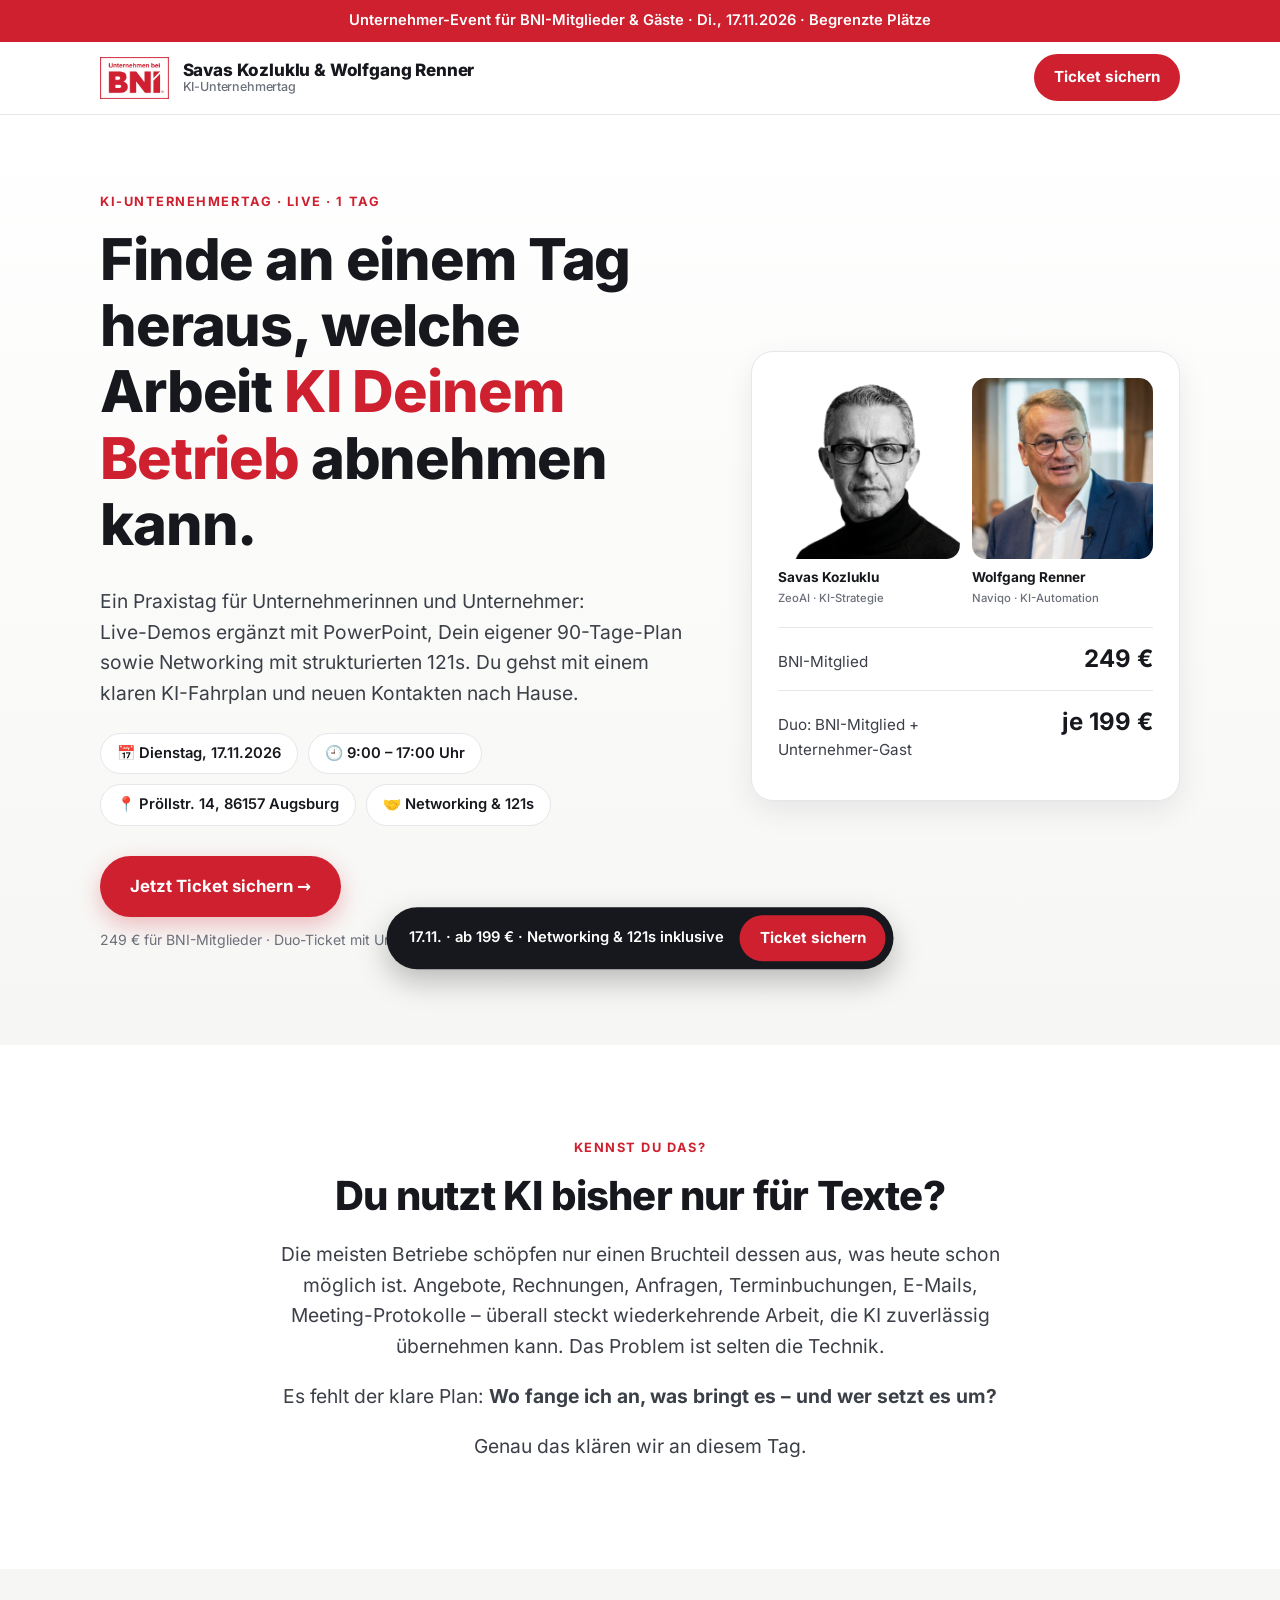
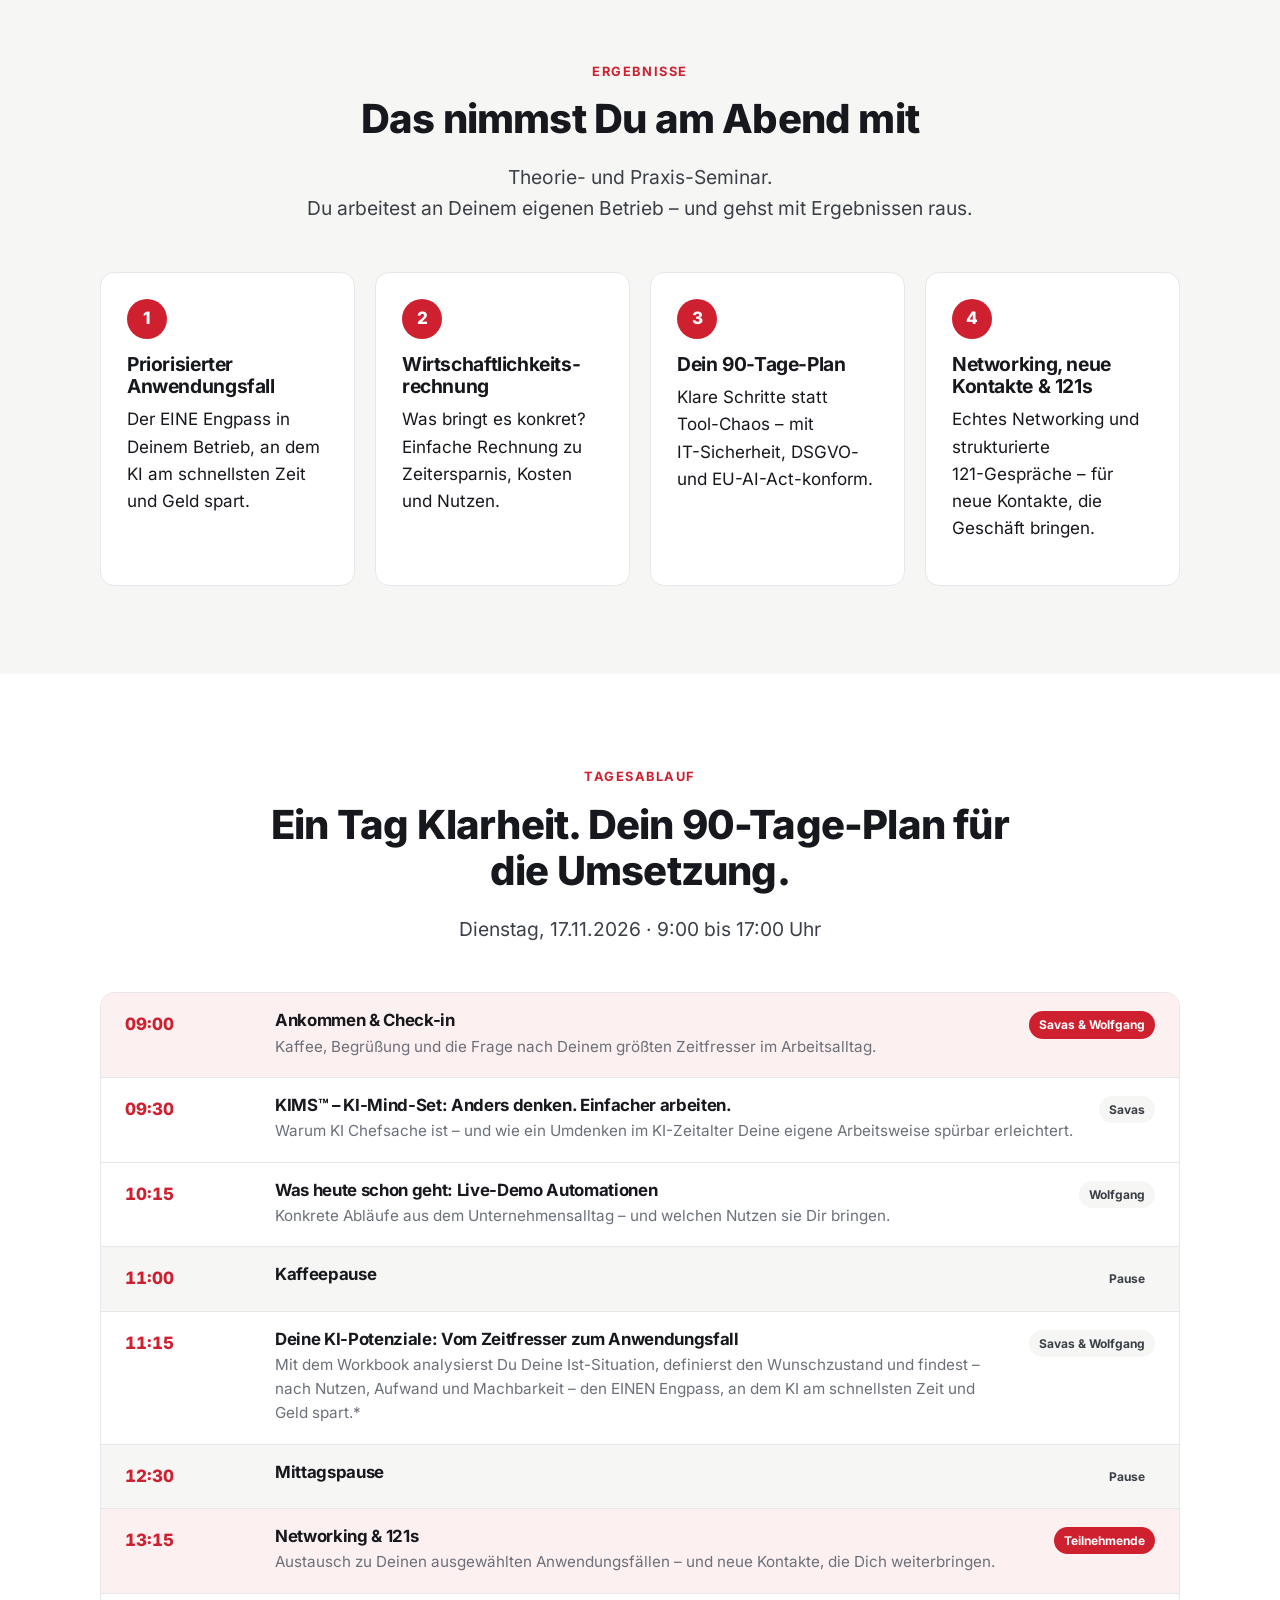
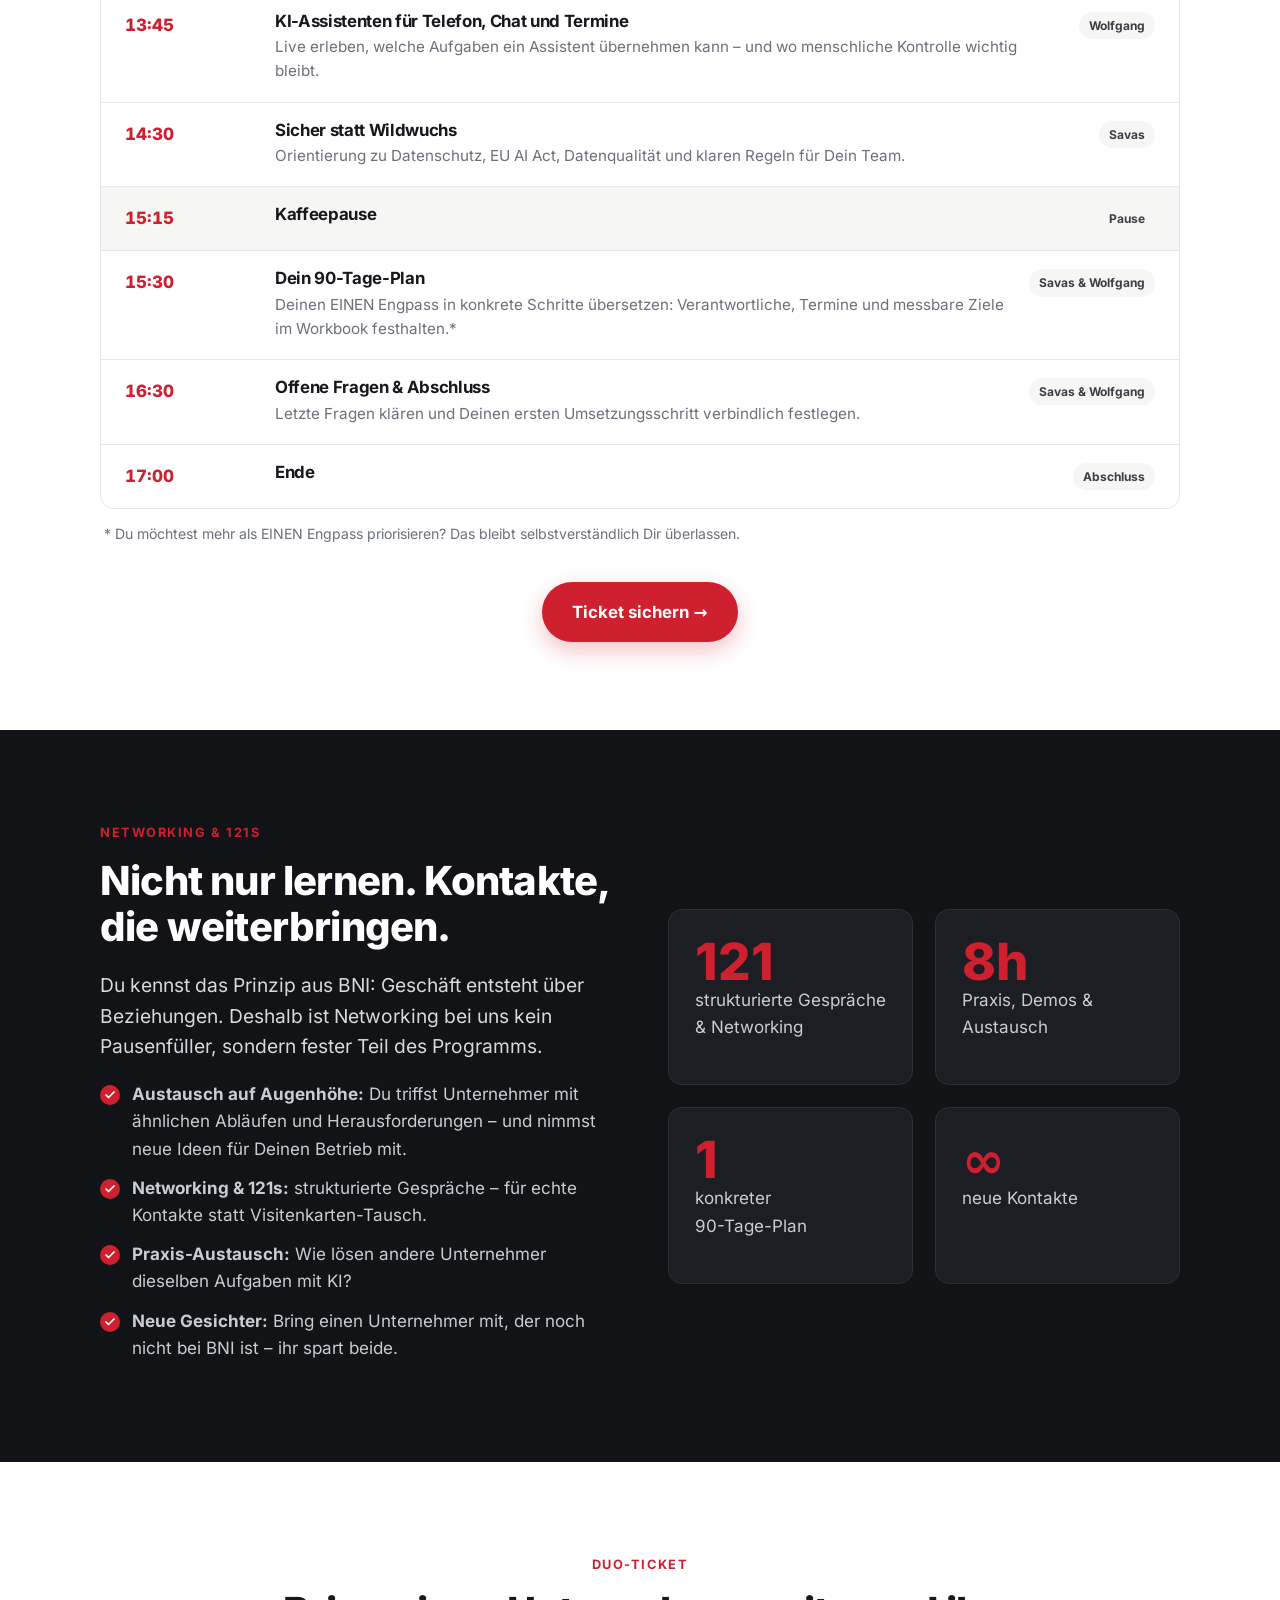
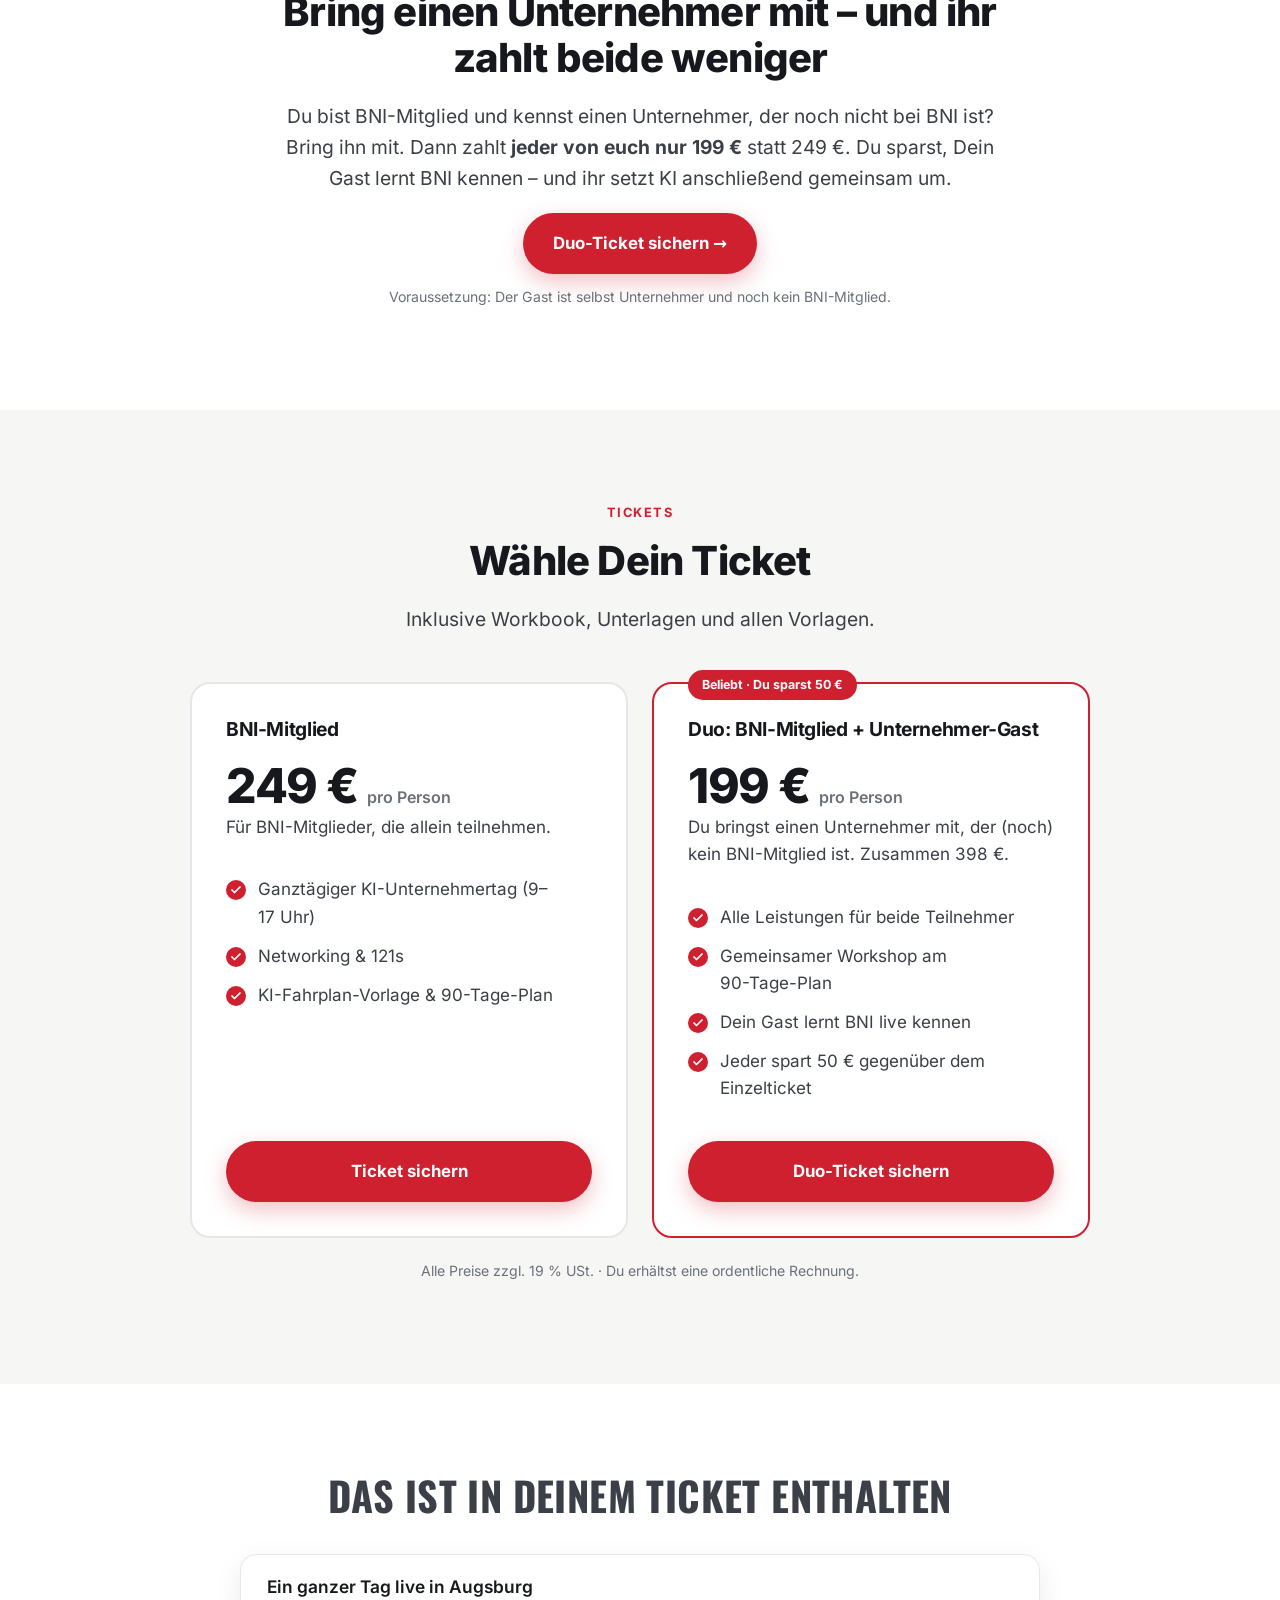
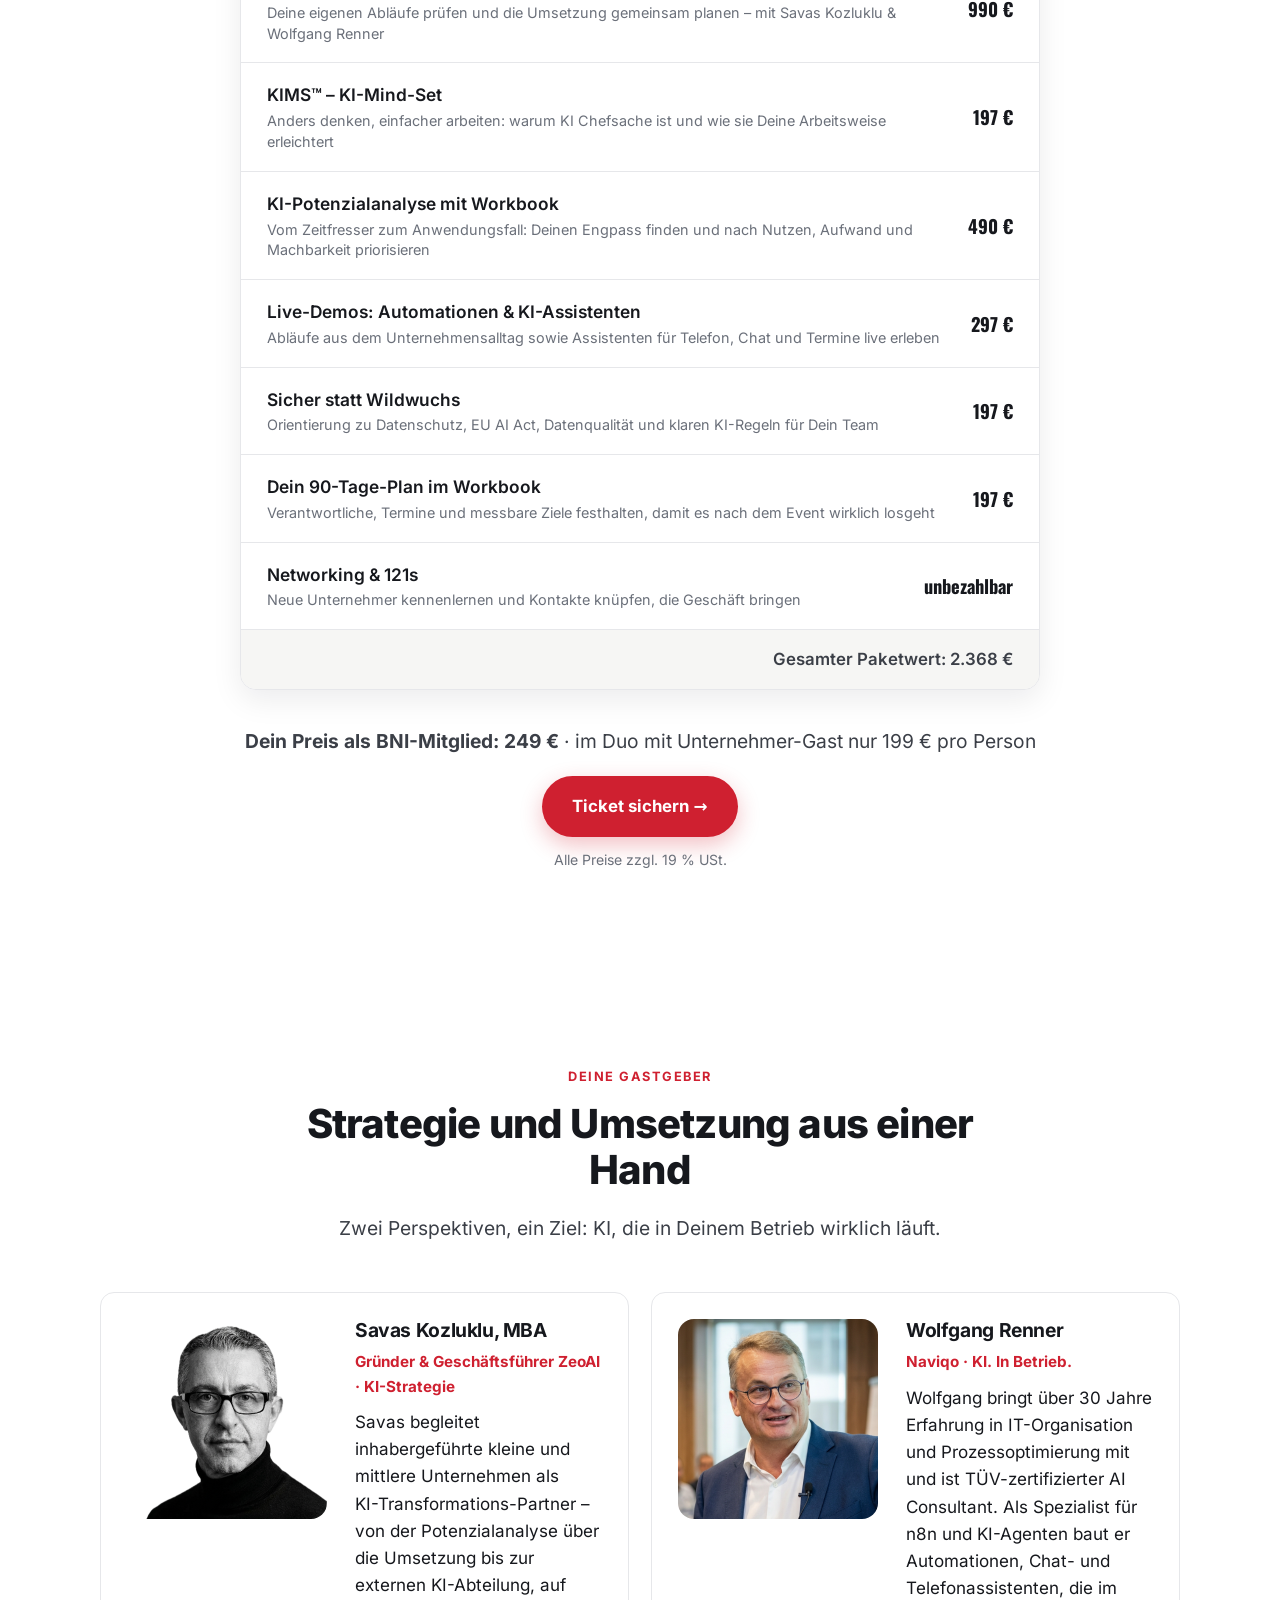
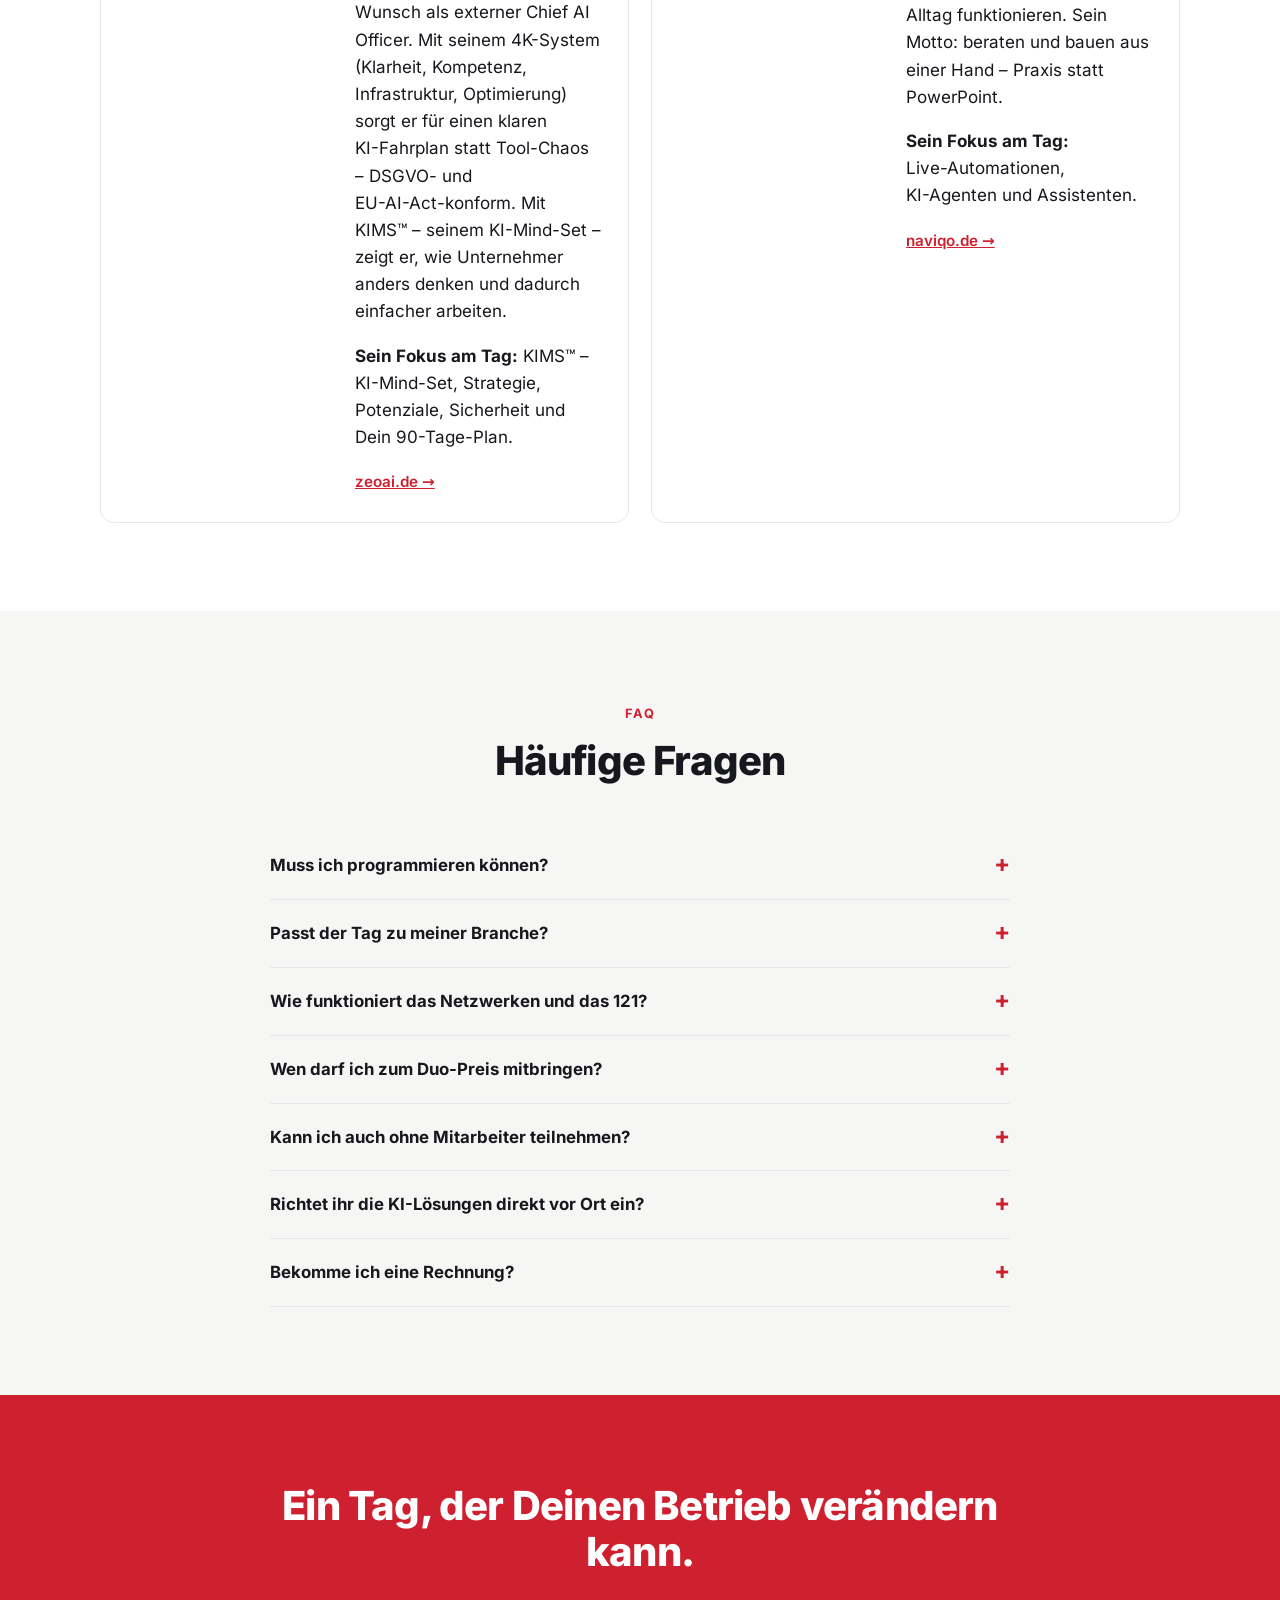
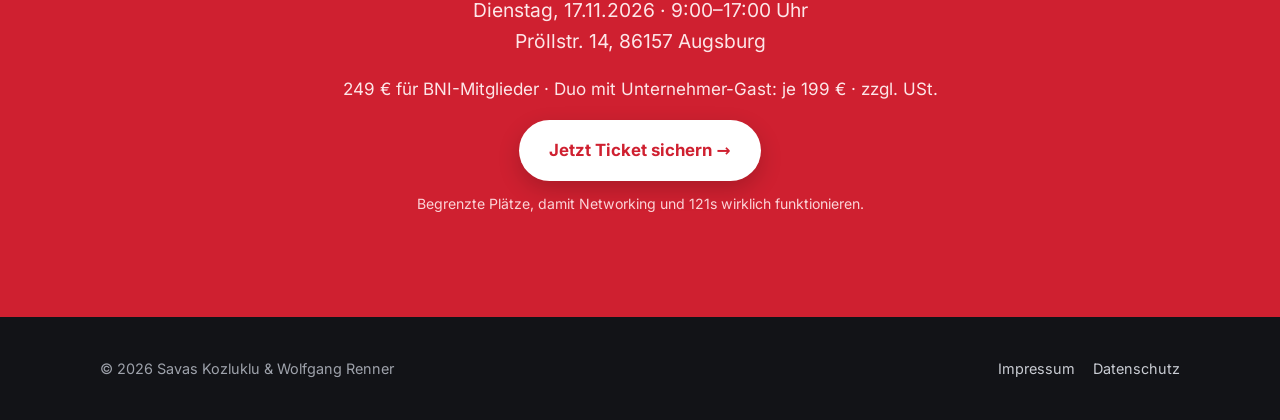
<file: index.html>
<!DOCTYPE html>
<html lang="de">
<head>
  <meta charset="UTF-8">
  <meta name="viewport" content="width=device-width, initial-scale=1">
  <title>KI-Unternehmertag für BNI-Mitglieder · 17.11.2026</title>
  <meta name="description" content="Ein Tag, der zeigt, welche Arbeit KI Deinem Betrieb abnehmen kann – plus Networking und 121s. Mit Savas Kozluklu & Wolfgang Renner. Di., 17.11.2026, 9–17 Uhr.">
  <link rel="preload" href="assets/fonts/inter-latin-wght-normal.woff2" as="font" type="font/woff2" crossorigin>
  <link rel="stylesheet" href="styles.css?v=2">
</head>
<body>

  <div class="topbar"><span class="nw">Unternehmer-Event</span> für <span class="nw">BNI-Mitglieder</span> &amp; Gäste · Di., 17.11.2026 · Begrenzte Plätze</div>

  <header class="header">
    <div class="container">
      <a class="brand" href="#top">
        <img src="assets/bni-logo.png" alt="Unternehmen bei BNI">
        <span class="hosts">Savas Kozluklu &amp; Wolfgang Renner<small><span class="nw">KI-Unternehmertag</span></small></span>
      </a>
      <a class="btn" href="checkout.html">Ticket sichern</a>
    </div>
  </header>

  <main id="top">

    <!-- HERO -->
    <section class="hero">
      <div class="container hero-grid">
        <div>
          <span class="eyebrow"><span class="nw">KI-Unternehmertag</span> · Live · 1 Tag</span>
          <h1>Finde an einem Tag heraus, welche Arbeit <span>KI Deinem Betrieb</span> abnehmen kann.</h1>
          <p class="lead">Ein Praxistag für Unternehmerinnen und Unternehmer: <span class="nw">Live-Demos</span> ergänzt mit PowerPoint, Dein eigener <span class="nw">90-Tage-Plan</span> sowie Networking mit strukturierten 121s. Du gehst mit einem klaren <span class="nw">KI-Fahrplan</span> und neuen Kontakten nach Hause.</p>
          <ul class="facts">
            <li>📅 Dienstag, 17.11.2026</li>
            <li>🕘 9:00&nbsp;–&nbsp;17:00&nbsp;Uhr</li>
            <li>📍 Pröllstr.&nbsp;14, 86157&nbsp;Augsburg</li>
            <li>🤝 Networking &amp; 121s</li>
          </ul>
          <a class="btn" href="checkout.html">Jetzt Ticket sichern →</a>
          <p class="btn-note">249&nbsp;€ für <span class="nw">BNI-Mitglieder</span> · <span class="nw">Duo-Ticket</span> mit <span class="nw">Unternehmer-Gast</span>: je 199&nbsp;€</p>
        </div>

        <aside class="hero-card">
          <div class="host-pics">
            <figure>
              <img src="assets/savas-kozluklu.png" alt="Savas Kozluklu">
              <figcaption>Savas Kozluklu<small>ZeoAI · <span class="nw">KI-Strategie</span></small></figcaption>
            </figure>
            <figure>
              <img src="assets/wolfgang-renner.png" alt="Wolfgang Renner">
              <figcaption>Wolfgang Renner<small>Naviqo · <span class="nw">KI-Automation</span></small></figcaption>
            </figure>
          </div>
          <div class="price-line"><span><span class="nw">BNI-Mitglied</span></span><strong>249&nbsp;€</strong></div>
          <div class="price-line"><span>Duo: <span class="nw">BNI-Mitglied</span> + <span class="nw">Unternehmer-Gast</span></span><strong>je 199&nbsp;€</strong></div>
        </aside>
      </div>
    </section>

    <!-- PROBLEM / FÜR WEN -->
    <section>
      <div class="container narrow center">
        <span class="eyebrow">Kennst Du das?</span>
        <h2>Du nutzt KI bisher nur für Texte?</h2>
        <p class="lead">Die meisten Betriebe schöpfen nur einen Bruchteil dessen aus, was heute schon möglich ist. Angebote, Rechnungen, Anfragen, Terminbuchungen, <span class="nw">E-Mails</span>, <span class="nw">Meeting-Protokolle</span> – überall steckt wiederkehrende Arbeit, die KI zuverlässig übernehmen kann. Das Problem ist selten die Technik.</p>
        <p class="lead">Es fehlt der klare Plan: <strong>Wo fange ich an, was bringt es – und wer setzt es um?</strong></p>
        <p class="lead">Genau das klären wir an diesem Tag.</p>
      </div>
    </section>

    <!-- WAS DU MITNIMMST -->
    <section class="soft">
      <div class="container">
        <div class="section-head">
          <span class="eyebrow">Ergebnisse</span>
          <h2>Das nimmst Du am Abend mit</h2>
          <p class="lead">Theorie- und <span class="nw">Praxis-Seminar</span>.<br>Du arbeitest an Deinem eigenen Betrieb – und gehst mit Ergebnissen raus.</p>
        </div>
        <div class="grid-4">
          <div class="card">
            <div class="num">1</div>
            <h3>Priorisierter Anwendungsfall</h3>
            <p>Der EINE Engpass in Deinem Betrieb, an dem KI am schnellsten Zeit und Geld spart.</p>
          </div>
          <div class="card">
            <div class="num">2</div>
            <h3>Wirtschaftlichkeits&shy;rechnung</h3>
            <p>Was bringt es konkret? Einfache Rechnung zu Zeitersparnis, Kosten und Nutzen.</p>
          </div>
          <div class="card">
            <div class="num">3</div>
            <h3>Dein <span class="nw">90-Tage-Plan</span></h3>
            <p>Klare Schritte statt <span class="nw">Tool-Chaos</span> – mit <span class="nw">IT-Sicherheit</span>, DSGVO- und <span class="nw">EU-AI-Act-konform</span>.</p>
          </div>
          <div class="card">
            <div class="num">4</div>
            <h3>Networking, neue Kontakte &amp; 121s</h3>
            <p>Echtes Networking und strukturierte <span class="nw">121-Gespräche</span> – für neue Kontakte, die Geschäft bringen.</p>
          </div>
        </div>
      </div>
    </section>

    <!-- AGENDA -->
    <section id="agenda">
      <div class="container">
        <div class="section-head">
          <span class="eyebrow">Tagesablauf</span>
          <h2>Ein Tag Klarheit. Dein <span class="nw">90-Tage-Plan</span> für die Umsetzung.</h2>
          <p class="lead">Dienstag, 17.11.2026 · 9:00&nbsp;bis&nbsp;17:00&nbsp;Uhr</p>
        </div>
        <div class="agenda">
          <div class="agenda-row net">
            <time>09:00</time>
            <div><h3>Ankommen &amp; <span class="nw">Check-in</span></h3><p>Kaffee, Begrüßung und die Frage nach Deinem größten Zeitfresser im Arbeitsalltag.</p></div>
            <span class="tag red">Savas &amp; Wolfgang</span>
          </div>
          <div class="agenda-row">
            <time>09:30</time>
            <div><h3>KIMS™ – <span class="nw">KI-Mind-Set</span>: Anders denken. Einfacher arbeiten.</h3><p>Warum KI Chefsache ist – und wie ein Umdenken im <span class="nw">KI-Zeitalter</span> Deine eigene Arbeitsweise spürbar erleichtert.</p></div>
            <span class="tag">Savas</span>
          </div>
          <div class="agenda-row">
            <time>10:15</time>
            <div><h3>Was heute schon geht: <span class="nw">Live-Demo</span> Automationen</h3><p>Konkrete Abläufe aus dem Unternehmensalltag – und welchen Nutzen sie Dir bringen.</p></div>
            <span class="tag">Wolfgang</span>
          </div>
          <div class="agenda-row break">
            <time>11:00</time>
            <div><h3>Kaffeepause</h3></div>
            <span class="tag">Pause</span>
          </div>
          <div class="agenda-row">
            <time>11:15</time>
            <div><h3>Deine <span class="nw">KI-Potenziale</span>: Vom Zeitfresser zum Anwendungsfall</h3><p>Mit dem Workbook analysierst Du Deine <span class="nw">Ist-Situation</span>, definierst den Wunschzustand und findest – nach Nutzen, Aufwand und Machbarkeit – den EINEN Engpass, an dem KI am schnellsten Zeit und Geld spart.*</p></div>
            <span class="tag">Savas &amp; Wolfgang</span>
          </div>
          <div class="agenda-row break">
            <time>12:30</time>
            <div><h3>Mittagspause</h3></div>
            <span class="tag">Pause</span>
          </div>
          <div class="agenda-row net">
            <time>13:15</time>
            <div><h3>Networking &amp; 121s</h3><p>Austausch zu Deinen ausgewählten Anwendungsfällen – und neue Kontakte, die Dich weiterbringen.</p></div>
            <span class="tag red">Teilnehmende</span>
          </div>
          <div class="agenda-row">
            <time>13:45</time>
            <div><h3><span class="nw">KI-Assistenten</span> für Telefon, Chat und Termine</h3><p>Live erleben, welche Aufgaben ein Assistent übernehmen kann – und wo menschliche Kontrolle wichtig bleibt.</p></div>
            <span class="tag">Wolfgang</span>
          </div>
          <div class="agenda-row">
            <time>14:30</time>
            <div><h3>Sicher statt Wildwuchs</h3><p>Orientierung zu Datenschutz, EU AI Act, Datenqualität und klaren Regeln für Dein Team.</p></div>
            <span class="tag">Savas</span>
          </div>
          <div class="agenda-row break">
            <time>15:15</time>
            <div><h3>Kaffeepause</h3></div>
            <span class="tag">Pause</span>
          </div>
          <div class="agenda-row">
            <time>15:30</time>
            <div><h3>Dein <span class="nw">90-Tage-Plan</span></h3><p>Deinen EINEN Engpass in konkrete Schritte übersetzen: Verantwortliche, Termine und messbare Ziele im Workbook festhalten.*</p></div>
            <span class="tag">Savas &amp; Wolfgang</span>
          </div>
          <div class="agenda-row">
            <time>16:30</time>
            <div><h3>Offene Fragen &amp; Abschluss</h3><p>Letzte Fragen klären und Deinen ersten Umsetzungsschritt verbindlich festlegen.</p></div>
            <span class="tag">Savas &amp; Wolfgang</span>
          </div>
          <div class="agenda-row">
            <time>17:00</time>
            <div><h3>Ende</h3></div>
            <span class="tag">Abschluss</span>
          </div>
        </div>
        <p class="agenda-note">* Du möchtest mehr als EINEN Engpass priorisieren? Das bleibt selbstverständlich Dir überlassen.</p>
        <div class="center" style="margin-top:36px">
          <a class="btn" href="checkout.html">Ticket sichern →</a>
        </div>
      </div>
    </section>

    <!-- NETWORKING -->
    <section class="dark">
      <div class="container split">
        <div>
          <span class="eyebrow">Networking &amp; 121s</span>
          <h2>Nicht nur lernen. Kontakte, die weiterbringen.</h2>
          <p class="lead">Du kennst das Prinzip aus BNI: Geschäft entsteht über Beziehungen. Deshalb ist Networking bei uns kein Pausenfüller, sondern fester Teil des Programms.</p>
          <ul class="check">
            <li><strong>Austausch auf Augenhöhe:</strong> Du triffst Unternehmer mit ähnlichen Abläufen und Herausforderungen – und nimmst neue Ideen für Deinen Betrieb mit.</li>
            <li><strong>Networking &amp; 121s:</strong> strukturierte Gespräche – für echte Kontakte statt <span class="nw">Visitenkarten-Tausch</span>.</li>
            <li><strong><span class="nw">Praxis-Austausch</span>:</strong> Wie lösen andere Unternehmer dieselben Aufgaben mit KI?</li>
            <li><strong>Neue Gesichter:</strong> Bring einen Unternehmer mit, der noch nicht bei BNI ist – ihr spart beide.</li>
          </ul>
        </div>
        <div class="grid-2">
          <div class="card"><div class="big-stat">121</div><p>strukturierte Gespräche &amp; Networking</p></div>
          <div class="card"><div class="big-stat">8h</div><p>Praxis, Demos &amp; Austausch</p></div>
          <div class="card"><div class="big-stat">1</div><p>konkreter <span class="nw">90-Tage-Plan</span></p></div>
          <div class="card"><div class="big-stat">∞</div><p>neue Kontakte</p></div>
        </div>
      </div>
    </section>

    <!-- PARTNER / DUO -->
    <section>
      <div class="container narrow center">
        <span class="eyebrow"><span class="nw">Duo-Ticket</span></span>
        <h2>Bring einen Unternehmer mit – und ihr zahlt beide weniger</h2>
        <p class="lead">Du bist <span class="nw">BNI-Mitglied</span> und kennst einen Unternehmer, der noch nicht bei BNI ist? Bring ihn mit. Dann zahlt <strong>jeder von euch nur 199&nbsp;€</strong> statt 249&nbsp;€. Du sparst, Dein Gast lernt BNI kennen – und ihr setzt KI anschließend gemeinsam um.</p>
        <a class="btn" href="checkout.html?ticket=duo"><span class="txt"><span class="nw">Duo-Ticket</span> sichern →</span></a>
        <p class="btn-note">Voraussetzung: Der Gast ist selbst Unternehmer und noch kein <span class="nw">BNI-Mitglied</span>.</p>
      </div>
    </section>

    <!-- PREISE -->
    <section class="soft" id="preise">
      <div class="container">
        <div class="section-head">
          <span class="eyebrow">Tickets</span>
          <h2>Wähle Dein Ticket</h2>
          <p class="lead">Inklusive Workbook, Unterlagen und allen Vorlagen.</p>
        </div>
        <div class="pricing">
          <div class="plan">
            <h3><span class="nw">BNI-Mitglied</span></h3>
            <div class="amount">249&nbsp;€ <small>pro Person</small></div>
            <p>Für <span class="nw">BNI-Mitglieder</span>, die allein teilnehmen.</p>
            <ul class="check">
              <li>Ganztägiger <span class="nw">KI-Unternehmertag</span> (9–17&nbsp;Uhr)</li>
              <li>Networking &amp; 121s</li>
              <li><span class="nw">KI-Fahrplan-Vorlage</span> &amp; <span class="nw">90-Tage-Plan</span></li>
            </ul>
            <a class="btn btn-block" href="checkout.html?ticket=single">Ticket sichern</a>
          </div>
          <div class="plan featured">
            <span class="badge">Beliebt · Du sparst 50&nbsp;€</span>
            <h3>Duo: <span class="nw">BNI-Mitglied</span> + <span class="nw">Unternehmer-Gast</span></h3>
            <div class="amount">199&nbsp;€ <small>pro Person</small></div>
            <p>Du bringst einen Unternehmer mit, der (noch) kein <span class="nw">BNI-Mitglied</span> ist. Zusammen 398&nbsp;€.</p>
            <ul class="check">
              <li>Alle Leistungen für beide Teilnehmer</li>
              <li>Gemeinsamer Workshop am <span class="nw">90-Tage-Plan</span></li>
              <li>Dein Gast lernt BNI live kennen</li>
              <li>Jeder spart 50&nbsp;€ gegenüber dem Einzelticket</li>
            </ul>
            <a class="btn btn-block" href="checkout.html?ticket=duo"><span class="txt"><span class="nw">Duo-Ticket</span> sichern</span></a>
          </div>
        </div>
        <p class="btn-note center" style="margin-top:22px">Alle Preise zzgl. 19&nbsp;% USt. · Du erhältst eine ordentliche Rechnung.</p>
      </div>
    </section>

    <!-- VALUE STACK -->
    <section>
      <div class="container">
        <h2 class="stack-title">Das ist in Deinem Ticket enthalten</h2>
        <div class="stack">
          <div class="stack-row">
            <div><strong>Ein ganzer Tag live in Augsburg</strong><small>Deine eigenen Abläufe prüfen und die Umsetzung gemeinsam planen – mit Savas Kozluklu &amp; Wolfgang Renner</small></div>
            <span class="val">990&nbsp;€</span>
          </div>
          <div class="stack-row">
            <div><strong>KIMS™ – <span class="nw">KI-Mind-Set</span></strong><small>Anders denken, einfacher arbeiten: warum KI Chefsache ist und wie sie Deine Arbeitsweise erleichtert</small></div>
            <span class="val">197&nbsp;€</span>
          </div>
          <div class="stack-row">
            <div><strong><span class="nw">KI-Potenzialanalyse</span> mit Workbook</strong><small>Vom Zeitfresser zum Anwendungsfall: Deinen Engpass finden und nach Nutzen, Aufwand und Machbarkeit priorisieren</small></div>
            <span class="val">490&nbsp;€</span>
          </div>
          <div class="stack-row">
            <div><strong><span class="nw">Live-Demos</span>: Automationen &amp; <span class="nw">KI-Assistenten</span></strong><small>Abläufe aus dem Unternehmensalltag sowie Assistenten für Telefon, Chat und Termine live erleben</small></div>
            <span class="val">297&nbsp;€</span>
          </div>
          <div class="stack-row">
            <div><strong>Sicher statt Wildwuchs</strong><small>Orientierung zu Datenschutz, EU AI Act, Datenqualität und klaren <span class="nw">KI-Regeln</span> für Dein Team</small></div>
            <span class="val">197&nbsp;€</span>
          </div>
          <div class="stack-row">
            <div><strong>Dein <span class="nw">90-Tage-Plan</span> im Workbook</strong><small>Verantwortliche, Termine und messbare Ziele festhalten, damit es nach dem Event wirklich losgeht</small></div>
            <span class="val">197&nbsp;€</span>
          </div>
          <div class="stack-row">
            <div><strong>Networking &amp; 121s</strong><small>Neue Unternehmer kennenlernen und Kontakte knüpfen, die Geschäft bringen</small></div>
            <span class="val">unbezahlbar</span>
          </div>
          <div class="stack-foot">Gesamter Paketwert: 2.368&nbsp;€</div>
        </div>
        <div class="center" style="margin-top:36px">
          <p class="lead"><strong>Dein Preis als <span class="nw">BNI-Mitglied</span>: 249&nbsp;€</strong> · im Duo mit <span class="nw">Unternehmer-Gast</span> nur 199&nbsp;€ pro Person</p>
          <a class="btn" href="checkout.html">Ticket sichern →</a>
          <p class="btn-note">Alle Preise zzgl. 19&nbsp;% USt.</p>
        </div>
      </div>
    </section>

    <!-- SPEAKER -->
    <section id="gastgeber">
      <div class="container">
        <div class="section-head">
          <span class="eyebrow">Deine Gastgeber</span>
          <h2>Strategie und Umsetzung aus einer Hand</h2>
          <p class="lead">Zwei Perspektiven, ein Ziel: KI, die in Deinem Betrieb wirklich läuft.</p>
        </div>
        <div class="grid-2">
          <div class="card speaker">
            <img src="assets/savas-kozluklu.png" alt="Savas Kozluklu">
            <div>
              <h3>Savas Kozluklu, MBA</h3>
              <div class="role">Gründer &amp; Geschäftsführer ZeoAI · <span class="nw">KI-Strategie</span></div>
              <p>Savas begleitet inhabergeführte kleine und mittlere Unternehmen als <span class="nw">KI-Transformations-Partner</span> – von der Potenzialanalyse über die Umsetzung bis zur externen <span class="nw">KI-Abteilung</span>, auf Wunsch als externer Chief AI Officer. Mit seinem <span class="nw">4K-System</span> (Klarheit, Kompetenz, Infrastruktur, Optimierung) sorgt er für einen klaren <span class="nw">KI-Fahrplan</span> statt <span class="nw">Tool-Chaos</span> – DSGVO- und <span class="nw">EU-AI-Act-konform</span>. Mit KIMS™ – seinem <span class="nw">KI-Mind-Set</span> – zeigt er, wie Unternehmer anders denken und dadurch einfacher arbeiten.</p>
              <p><strong>Sein Fokus am Tag:</strong> KIMS™ – <span class="nw">KI-Mind-Set</span>, Strategie, Potenziale, Sicherheit und Dein <span class="nw">90-Tage-Plan</span>.</p>
              <a href="https://zeoai.de/" target="_blank" rel="noopener">zeoai.de →</a>
            </div>
          </div>
          <div class="card speaker">
            <img src="assets/wolfgang-renner.png" alt="Wolfgang Renner">
            <div>
              <h3>Wolfgang Renner</h3>
              <div class="role">Naviqo · KI. In Betrieb.</div>
              <p>Wolfgang bringt über 30 Jahre Erfahrung in <span class="nw">IT-Organisation</span> und Prozessoptimierung mit und ist <span class="nw">TÜV-zertifizierter</span> AI Consultant. Als Spezialist für n8n und <span class="nw">KI-Agenten</span> baut er Automationen, Chat- und Telefonassistenten, die im Alltag funktionieren. Sein Motto: beraten und bauen aus einer Hand – Praxis statt PowerPoint.</p>
              <p><strong>Sein Fokus am Tag:</strong> <span class="nw">Live-Automationen</span>, <span class="nw">KI-Agenten</span> und Assistenten.</p>
              <a href="https://naviqo.de/" target="_blank" rel="noopener">naviqo.de →</a>
            </div>
          </div>
        </div>
      </div>
    </section>

    <!-- FAQ -->
    <section class="soft" id="faq">
      <div class="container narrow">
        <div class="section-head">
          <span class="eyebrow">FAQ</span>
          <h2>Häufige Fragen</h2>
        </div>
        <div class="faq">
          <details>
            <summary>Muss ich programmieren können?</summary>
            <p>Nein. Alles wird so erklärt und gezeigt, dass Du es als Unternehmer verstehst und bewerten kannst. Technisches Vorwissen ist nicht nötig.</p>
          </details>
          <details>
            <summary>Passt der Tag zu meiner Branche?</summary>
            <p>Entscheidend ist nicht die Branche, sondern ob es in Deinem Betrieb wiederkehrende Aufgaben gibt – Angebote, Anfragen, Rechnungen, <span class="nw">E-Mails</span>, Termine. Das ist praktisch überall der Fall. Und beim Networking profitierst Du gerade von unterschiedlichen Branchen.</p>
          </details>
          <details>
            <summary>Wie funktioniert das Netzwerken und das 121?</summary>
            <p>Nach der Mittagspause gibt es einen festen <span class="nw">Networking-Block</span>: Du tauschst Dich mit anderen Teilnehmenden zu Euren ausgewählten Anwendungsfällen aus – in strukturierten Einzelgesprächen, wie Du es von BNI kennst. So entstehen Kontakte mit echtem Mehrwert.</p>
          </details>
          <details>
            <summary><span class="txt">Wen darf ich zum <span class="nw">Duo-Preis</span> mitbringen?</span></summary>
            <p>Einen Unternehmer bzw. eine Unternehmerin, der oder die noch kein <span class="nw">BNI-Mitglied</span> ist. Dann zahlt ihr beide je 199&nbsp;€ statt 249&nbsp;€.</p>
          </details>
          <details>
            <summary>Kann ich auch ohne Mitarbeiter teilnehmen?</summary>
            <p>Ja. Auch Selbstständige und <span class="nw">Solo-Unternehmer</span> profitieren – gerade dort bringt jede gesparte Stunde besonders viel.</p>
          </details>
          <details>
            <summary><span class="txt">Richtet ihr die <span class="nw">KI-Lösungen</span> direkt vor Ort ein?</span></summary>
            <p>Nein, am Tag selbst geht es um Klarheit, Priorisierung und Deinen Plan. Wenn Du danach Unterstützung bei der Umsetzung möchtest, sprich uns an – das ist eine separate Leistung.</p>
          </details>
          <details>
            <summary>Bekomme ich eine Rechnung?</summary>
            <p>Ja. Bezahlt wird bequem per Rechnung: Nach Deiner Anmeldung erhältst Du eine ordentliche Rechnung auf Dein Unternehmen mit ausgewiesener Umsatzsteuer und überweist den Betrag.</p>
          </details>
        </div>
      </div>
    </section>

    <!-- FINAL CTA -->
    <section class="final">
      <div class="container narrow center">
        <h2>Ein Tag, der Deinen Betrieb verändern kann.</h2>
        <p class="lead" style="color:#fde6e8">Dienstag, 17.11.2026 · 9:00–17:00&nbsp;Uhr<br>Pröllstr.&nbsp;14, 86157&nbsp;Augsburg</p>
        <p>249&nbsp;€ für <span class="nw">BNI-Mitglieder</span> · Duo mit <span class="nw">Unternehmer-Gast</span>: je 199&nbsp;€ · zzgl. USt.</p>
        <a class="btn" href="checkout.html">Jetzt Ticket sichern →</a>
        <p class="btn-note">Begrenzte Plätze, damit Networking und 121s wirklich funktionieren.</p>
      </div>
    </section>

  </main>

  <div class="sticky-cta" id="stickyCta">
    <span>17.11. · ab 199&nbsp;€ · Networking &amp; 121s inklusive</span>
    <a class="btn" href="checkout.html">Ticket sichern</a>
  </div>

  <footer class="footer">
    <div class="container">
      <span>© 2026 Savas Kozluklu &amp; Wolfgang Renner</span>
      <nav><a href="impressum.html">Impressum</a><a href="datenschutz.html">Datenschutz</a></nav>
    </div>
  </footer>

  <script>
    // Sticky-CTA einblenden, sobald der Hero verlassen wurde
    const sticky = document.getElementById('stickyCta');
    const hero = document.querySelector('.hero');
    new IntersectionObserver(([e]) => sticky.classList.toggle('show', !e.isIntersecting)).observe(hero);
  </script>
</body>
</html>
</file>
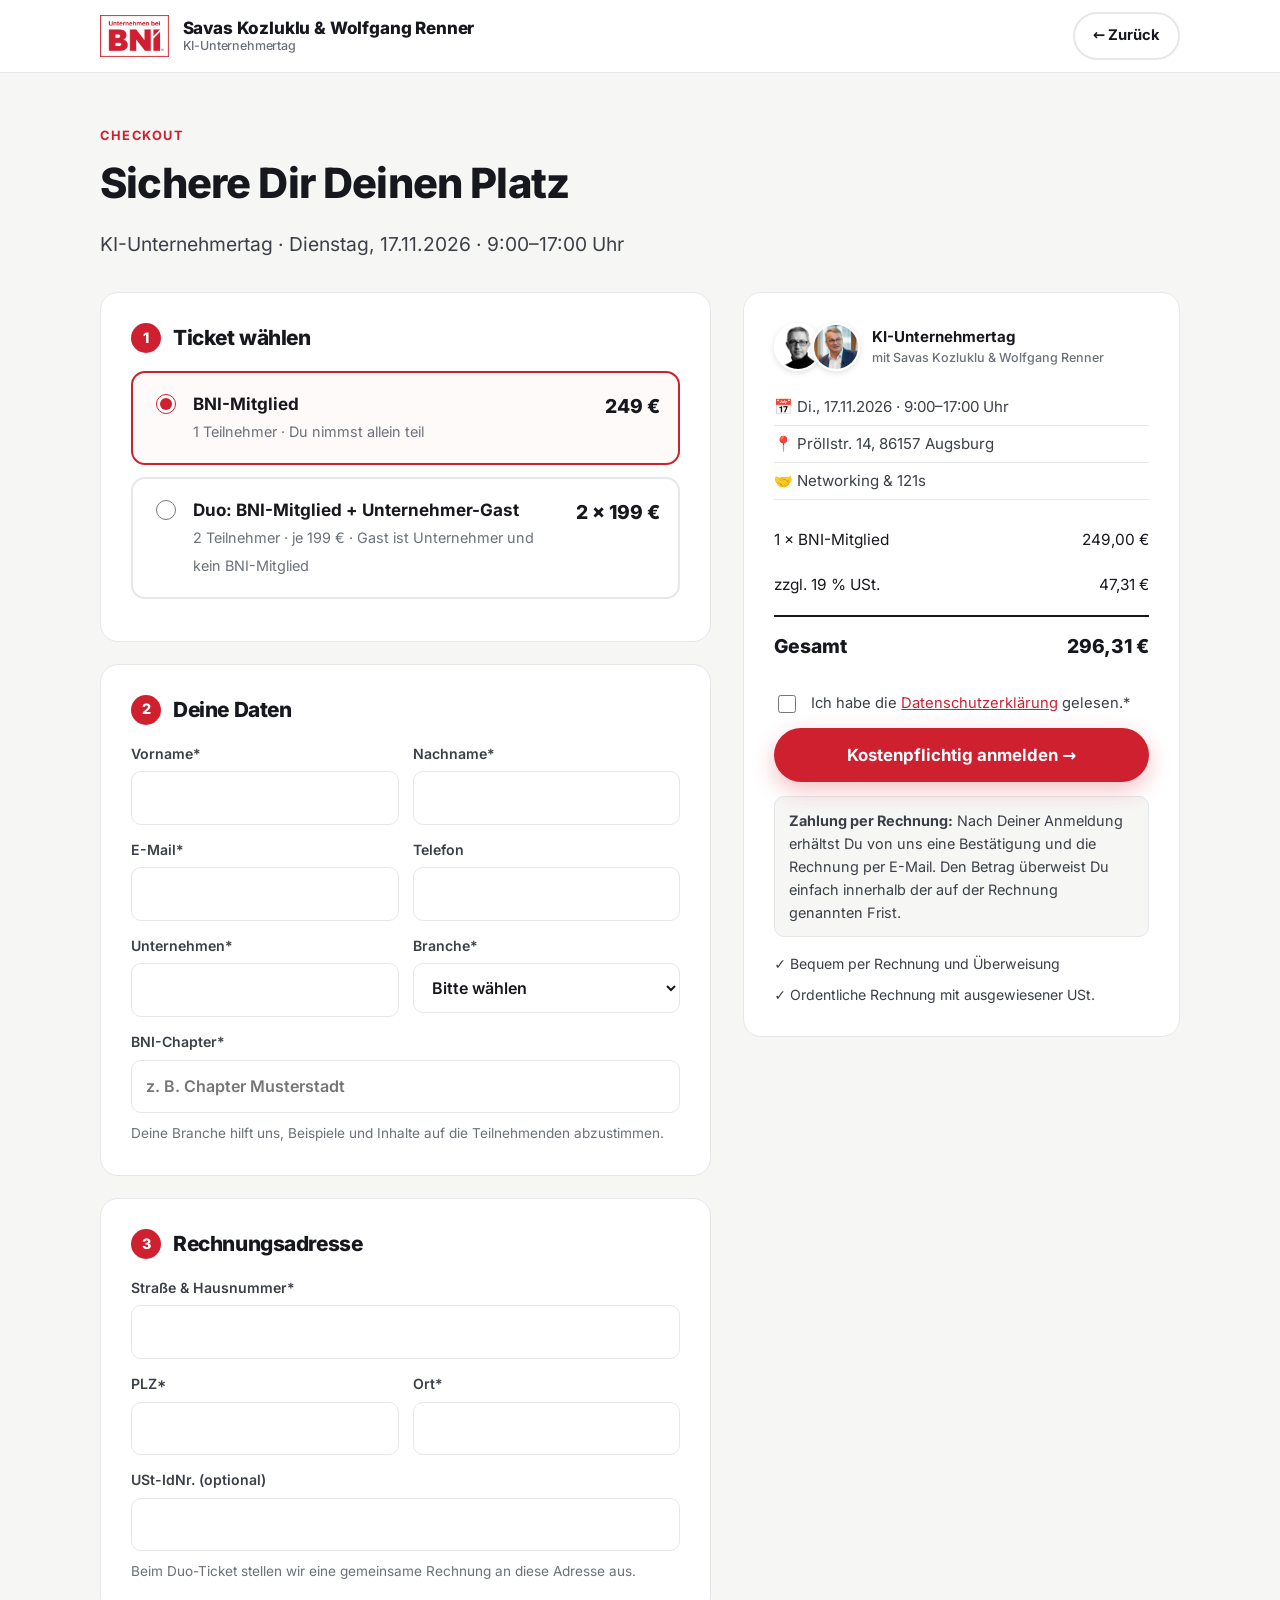
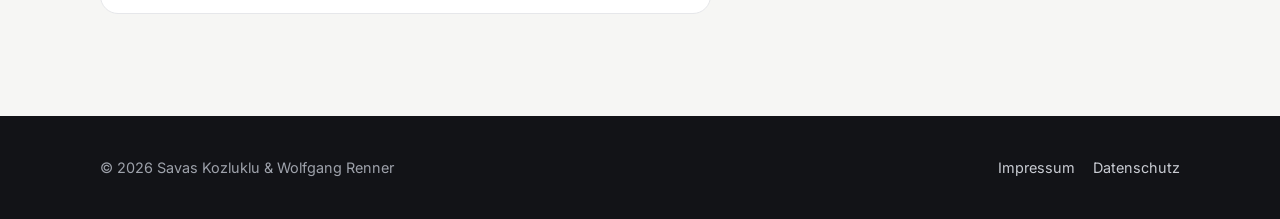
<file: checkout.html>
<!DOCTYPE html>
<html lang="de">
<head>
  <meta charset="UTF-8">
  <meta name="viewport" content="width=device-width, initial-scale=1">
  <title>Ticket sichern · KI-Unternehmertag 17.11.2026</title>
  <meta name="robots" content="noindex">
  <link rel="preload" href="assets/fonts/inter-latin-wght-normal.woff2" as="font" type="font/woff2" crossorigin>
  <link rel="stylesheet" href="styles.css?v=2">
  <style>
    body { background: var(--bg-soft); }
    .co-wrap { padding: 48px 0 80px; }
    .co-grid { display: grid; grid-template-columns: 1.4fr 1fr; gap: 32px; align-items: start; }
    .co-box { background: #fff; border: 1px solid var(--line); border-radius: 18px; padding: 30px; margin-bottom: 22px; }
    .co-box h2 { font-size: 1.3rem; margin-bottom: 18px; display: flex; align-items: center; gap: 12px; }
    .co-box h2 .num { width: 30px; height: 30px; font-size: .9rem; margin: 0; }
    .ticket-opt { display: flex; gap: 14px; align-items: flex-start; border: 2px solid var(--line); border-radius: 14px; padding: 18px; cursor: pointer; margin-bottom: 12px; transition: border-color .15s; }
    .ticket-opt:has(input:checked) { border-color: var(--red); background: #fffafa; }
    .ticket-opt input { accent-color: var(--red); width: 20px; height: 20px; margin-top: 3px; flex-shrink: 0; }
    .ticket-opt .t-body { flex: 1; }
    .ticket-opt strong { display: block; }
    .ticket-opt small { color: var(--muted); font-size: .9rem; }
    .ticket-opt .t-price { font-weight: 800; font-size: 1.2rem; white-space: nowrap; }
    .fields { display: grid; grid-template-columns: 1fr 1fr; gap: 14px; }
    .fields .full { grid-column: 1 / -1; }
    label.f { display: block; font-size: .88rem; font-weight: 600; color: var(--ink-2); }
    label.f input, label.f select {
      display: block; width: 100%; margin-top: 6px; padding: 13px 14px; font: inherit; font-size: 1rem;
      border: 1.5px solid var(--line); border-radius: 10px; background: #fff; color: var(--ink);
    }
    label.f input:focus, label.f select:focus { outline: none; border-color: var(--red); box-shadow: 0 0 0 3px rgba(207, 32, 48, .12); }
    .hint { font-size: .85rem; color: var(--muted); margin: 10px 0 0; }
    .guest { display: none; }
    .guest.show { display: block; }
    .consent { display: flex; gap: 12px; align-items: flex-start; font-size: .92rem; color: var(--ink-2); margin-bottom: 12px; }
    .consent input { accent-color: var(--red); width: 18px; height: 18px; margin-top: 3px; flex-shrink: 0; }
    .summary { position: sticky; top: 96px; }
    .sum-row { display: flex; justify-content: space-between; gap: 12px; padding: 10px 0; font-size: .96rem; }
    .sum-row.total { border-top: 2px solid var(--ink); margin-top: 8px; padding-top: 14px; font-weight: 800; font-size: 1.2rem; }
    .event-meta { list-style: none; padding: 0; margin: 0 0 18px; font-size: .94rem; color: var(--ink-2); }
    .event-meta li { padding: 6px 0; border-bottom: 1px solid var(--line); }
    .mini-hosts { display: flex; align-items: center; gap: 12px; margin-bottom: 18px; }
    .mini-hosts img { width: 48px; height: 48px; border-radius: 50%; object-fit: cover; border: 2px solid #fff; box-shadow: 0 2px 6px rgba(0,0,0,.12); }
    .mini-hosts img + img { margin-left: -22px; }
    .mini-hosts span { font-weight: 700; font-size: .94rem; line-height: 1.3; }
    .trust { display: grid; gap: 8px; font-size: .88rem; color: var(--ink-2); margin-top: 16px; }
    .hp { position: absolute; left: -9999px; }
    .invoice-note { background: var(--bg-soft); border: 1px solid var(--line); border-radius: 10px; padding: 12px 14px; font-size: .9rem; margin-top: 14px; color: var(--ink-2); }
    .demo-note { display: none; background: #fff7e0; border: 1px solid #f1d98a; color: #6b5310; border-radius: 10px; padding: 12px 14px; font-size: .9rem; margin-top: 14px; }
    .err { color: var(--red); font-size: .9rem; margin-top: 10px; display: none; }
    @media (max-width: 920px) {
      .co-grid { grid-template-columns: 1fr; }
      .summary { position: static; order: -1; }
    }
    @media (max-width: 640px) {
      .fields { grid-template-columns: 1fr; }
      .co-box { padding: 22px 18px; }
      .ticket-opt { flex-wrap: wrap; }
    }
  </style>
</head>
<body>

  <header class="header">
    <div class="container">
      <a class="brand" href="index.html">
        <img src="assets/bni-logo.png" alt="Unternehmen bei BNI">
        <span class="hosts">Savas Kozluklu &amp; Wolfgang Renner<small><span class="nw">KI-Unternehmertag</span></small></span>
      </a>
      <a class="btn btn-ghost" href="index.html" style="padding:10px 18px;font-size:.92rem">← Zurück</a>
    </div>
  </header>

  <main class="co-wrap">
    <div class="container">
      <span class="eyebrow">Checkout</span>
      <h1 style="font-size:clamp(1.8rem,4vw,2.6rem)">Sichere Dir Deinen Platz</h1>
      <p class="lead" style="margin-bottom:32px"><span class="nw">KI-Unternehmertag</span> · Dienstag, 17.11.2026 · 9:00–17:00&nbsp;Uhr</p>

      <form id="checkout" class="co-grid" novalidate>
        <div>
          <!-- 1 Ticket -->
          <div class="co-box">
            <h2><span class="num">1</span> Ticket wählen</h2>
            <label class="ticket-opt">
              <input type="radio" name="ticket" value="single" checked>
              <span class="t-body">
                <strong><span class="nw">BNI-Mitglied</span></strong>
                <small>1 Teilnehmer · Du nimmst allein teil</small>
              </span>
              <span class="t-price">249&nbsp;€</span>
            </label>
            <label class="ticket-opt">
              <input type="radio" name="ticket" value="duo">
              <span class="t-body">
                <strong>Duo: <span class="nw">BNI-Mitglied</span> + <span class="nw">Unternehmer-Gast</span></strong>
                <small>2 Teilnehmer · je 199&nbsp;€ · Gast ist Unternehmer und kein <span class="nw">BNI-Mitglied</span></small>
              </span>
              <span class="t-price">2 × 199&nbsp;€</span>
            </label>
          </div>

          <!-- 2 Deine Daten -->
          <div class="co-box">
            <h2><span class="num">2</span> Deine Daten</h2>
            <div class="fields">
              <label class="f">Vorname*<input name="firstName" required autocomplete="given-name"></label>
              <label class="f">Nachname*<input name="lastName" required autocomplete="family-name"></label>
              <label class="f"><span class="nw">E-Mail</span>*<input name="email" type="email" required autocomplete="email"></label>
              <label class="f">Telefon<input name="phone" type="tel" autocomplete="tel"></label>
              <label class="f">Unternehmen*<input name="company" required autocomplete="organization"></label>
              <label class="f">Branche*
                <select name="industry" required class="industry"></select>
              </label>
              <label class="f full"><span class="nw">BNI-Chapter</span>*<input name="chapter" required placeholder="z. B. Chapter Musterstadt"></label>
            </div>
            <p class="hint">Deine Branche hilft uns, Beispiele und Inhalte auf die Teilnehmenden abzustimmen.</p>
          </div>

          <!-- 3 Gast -->
          <div class="co-box guest" id="guestBox">
            <h2><span class="num">3</span> <span class="txt">Dein <span class="nw">Unternehmer-Gast</span></span></h2>
            <div class="fields">
              <label class="f">Vorname*<input name="guestFirstName" data-guest></label>
              <label class="f">Nachname*<input name="guestLastName" data-guest></label>
              <label class="f"><span class="nw">E-Mail</span>*<input name="guestEmail" type="email" data-guest></label>
              <label class="f">Unternehmen*<input name="guestCompany" data-guest></label>
              <label class="f full">Branche*
                <select name="guestIndustry" class="industry" data-guest></select>
              </label>
            </div>
            <label class="consent" style="margin-top:16px">
              <input type="checkbox" name="guestConfirm" data-guest>
              <span>Ich bestätige, dass mein Gast selbst Unternehmer ist und aktuell kein <span class="nw">BNI-Mitglied</span>.</span>
            </label>
          </div>

          <!-- 4 Rechnung -->
          <div class="co-box">
            <h2><span class="num" id="billNum">3</span> Rechnungsadresse</h2>
            <div class="fields">
              <label class="f full">Straße &amp; Hausnummer*<input name="street" required autocomplete="street-address"></label>
              <label class="f">PLZ*<input name="zip" required autocomplete="postal-code" inputmode="numeric"></label>
              <label class="f">Ort*<input name="city" required autocomplete="address-level2"></label>
              <label class="f full"><span class="nw">USt-IdNr</span>. (optional)<input name="vatId"></label>
            </div>
            <p class="hint">Beim <span class="nw">Duo-Ticket</span> stellen wir eine gemeinsame Rechnung an diese Adresse aus.</p>
          </div>
        </div>

        <!-- Zusammenfassung -->
        <aside class="summary">
          <div class="co-box">
            <div class="mini-hosts">
              <img src="assets/savas-kozluklu.png" alt="">
              <img src="assets/wolfgang-renner.png" alt="">
              <span><span class="nw">KI-Unternehmertag</span><br><small style="font-weight:500;color:var(--muted)">mit Savas Kozluklu &amp; Wolfgang Renner</small></span>
            </div>
            <ul class="event-meta">
              <li>📅 Di., 17.11.2026 · 9:00–17:00&nbsp;Uhr</li>
              <li>📍 Pröllstr.&nbsp;14, 86157&nbsp;Augsburg</li>
              <li>🤝 Networking &amp; 121s</li>
            </ul>

            <div class="sum-row"><span id="sumLabel">1 × <span class="nw">BNI-Mitglied</span></span><span id="sumNet">249,00&nbsp;€</span></div>
            <div class="sum-row"><span>zzgl. 19&nbsp;% USt.</span><span id="sumVat">47,31&nbsp;€</span></div>
            <div class="sum-row total"><span>Gesamt</span><span id="sumGross">296,31&nbsp;€</span></div>

            <div style="margin-top:20px">
              <label class="consent">
                <input type="checkbox" name="terms" required>
                <span>Ich habe die <a href="datenschutz.html" target="_blank">Datenschutzerklärung</a> gelesen.*</span>
              </label>
            </div>

            <input type="checkbox" name="botcheck" class="hp" tabindex="-1" autocomplete="off" aria-hidden="true">
            <button type="submit" class="btn btn-block" id="payBtn">Kostenpflichtig anmelden →</button>
            <p class="err" id="err">Bitte fülle alle Pflichtfelder (*) aus.</p>
            <div class="invoice-note"><strong>Zahlung per Rechnung:</strong> Nach Deiner Anmeldung erhältst Du von uns eine Bestätigung und die Rechnung per <span class="nw">E-Mail</span>. Den Betrag überweist Du einfach innerhalb der auf der Rechnung genannten Frist.</div>
            <div class="demo-note" id="demoNote"><span class="nw">Demo-Modus</span>: Der Versand der Anmeldung ist noch nicht eingerichtet. Es wird nichts übermittelt.</div>

            <div class="trust">
              <span>✓ Bequem per Rechnung und Überweisung</span>
              <span>✓ Ordentliche Rechnung mit ausgewiesener USt.</span>
            </div>
          </div>
        </aside>
      </form>
    </div>
  </main>

  <footer class="footer">
    <div class="container">
      <span>© 2026 Savas Kozluklu &amp; Wolfgang Renner</span>
      <nav><a href="impressum.html">Impressum</a><a href="datenschutz.html">Datenschutz</a></nav>
    </div>
  </footer>

  <script>
    /* =========================================================
       ANMELDUNG PER RECHNUNG
       Jede Anmeldung wird über Web3Forms als E-Mail verschickt:
       - wr@naviqo.de    (Wolfgang Renner, stellt die Rechnung)
       - savask@zeoai.de (Savas Kozluklu, zur Info)
       Pro Adresse gibt es kostenlos einen Zugangsschlüssel auf
       https://web3forms.com. Solange der Schlüssel für
       wr@naviqo.de leer ist, läuft das Formular im Demo-Modus
       und es wird nichts verschickt.
       ========================================================= */
    const BOOKING = {
      accessKey: 'bd3c51d5-fd00-434f-8e8f-ddd242a8e4c2',      // wr@naviqo.de (Pflicht)
      accessKeyCopy: '792a6750-31fa-42c7-a27d-f14a307fe8d3',  // savask@zeoai.de (Kopie)
      endpoint: 'https://api.web3forms.com/submit',
      // Google-Tabelle mit allen Anmeldungen (Apps-Script-Web-App, Konto savask@zeoai.de)
      sheetUrl: 'https://script.google.com/macros/s/AKfycbxLelHgq0YH2VVC2l-kjto1lZffcHZg6RIY7v61EWs-b6pL9n_ea19nNm9M1GEvko1b/exec',
      vatRate: 0.19,
      successUrl: 'danke.html'
    };

    const TICKETS = {
      single: { label: '1 × BNI-Mitglied', qty: 1, unit: 249 },
      duo:    { label: '2 × Duo-Ticket (je 199 €)', qty: 2, unit: 199 }
    };

    const INDUSTRIES = [
      'Bitte wählen', 'Handwerk & Bau', 'Immobilien', 'Finanzen & Versicherungen', 'Steuern & Recht',
      'Gesundheit & Medizin', 'Fitness & Wellness', 'IT & Software', 'Marketing, Werbung & Medien',
      'Beratung & Coaching', 'Handel & E-Commerce', 'Gastronomie & Hotellerie', 'Produktion & Industrie',
      'Logistik & Mobilität', 'Sachverständige & Gutachter', 'Sonstige Dienstleistungen'
    ];

    const form = document.getElementById('checkout');
    const eur = n => n.toLocaleString('de-DE', { style: 'currency', currency: 'EUR' });

    document.querySelectorAll('select.industry').forEach(sel => {
      INDUSTRIES.forEach((name, i) => sel.add(new Option(name, i === 0 ? '' : name)));
    });

    function currentTicket() { return form.ticket.value; }

    function update() {
      const key = currentTicket();
      const t = TICKETS[key];
      const net = t.qty * t.unit;
      const vat = Math.round(net * BOOKING.vatRate * 100) / 100;
      document.getElementById('sumLabel').textContent = t.label;
      document.getElementById('sumNet').textContent = eur(net);
      document.getElementById('sumVat').textContent = eur(vat);
      document.getElementById('sumGross').textContent = eur(net + vat);

      const isDuo = key === 'duo';
      document.getElementById('guestBox').classList.toggle('show', isDuo);
      document.getElementById('billNum').textContent = isDuo ? '4' : '3';
      document.querySelectorAll('[data-guest]').forEach(el => el.required = isDuo);
    }

    // Vorauswahl über ?ticket=duo / ?ticket=single
    const preset = new URLSearchParams(location.search).get('ticket');
    if (preset && TICKETS[preset]) form.ticket.value = preset;
    form.addEventListener('change', e => { if (e.target.name === 'ticket') update(); });
    update();

    if (!BOOKING.accessKey) document.getElementById('demoNote').style.display = 'block';

    form.addEventListener('submit', async e => {
      e.preventDefault();
      const err = document.getElementById('err');
      if (!form.checkValidity()) {
        err.textContent = 'Bitte fülle alle Pflichtfelder (*) aus.';
        err.style.display = 'block';
        form.reportValidity();
        return;
      }
      err.style.display = 'none';

      const key = currentTicket();
      const t = TICKETS[key];
      const data = Object.fromEntries(new FormData(form));
      // Vorname und Ticket für die Danke-Seite merken (nur in diesem Browser)
      try { sessionStorage.setItem('bni-ki-order', JSON.stringify({ ticket: key, firstName: data.firstName })); } catch (_) {}

      if (!BOOKING.accessKey) {
        location.href = BOOKING.successUrl + '?ticket=' + key;
        return;
      }

      const net = t.qty * t.unit;
      const vat = Math.round(net * BOOKING.vatRate * 100) / 100;
      const payload = {
        subject: 'Neue Anmeldung KI-Unternehmertag: ' + data.firstName + ' ' + data.lastName + ' (' + t.label + ')',
        from_name: 'KI-Unternehmertag Anmeldung',
        email: data.email,       // Web3Forms schickt die Bestätigung an dieses Feld
        replyto: data.email,
        botcheck: data.botcheck || '',
        Ticket: t.label,
        Netto: eur(net),
        'USt 19 %': eur(vat),
        Gesamt: eur(net + vat)
      };
      const LABELS = {
        firstName: 'Vorname', lastName: 'Nachname', phone: 'Telefon', company: 'Firma',
        industry: 'Branche', chapter: 'BNI-Chapter', street: 'Straße', zip: 'PLZ', city: 'Ort', vatId: 'USt-IdNr.',
        guestFirstName: 'Gast Vorname', guestLastName: 'Gast Nachname', guestEmail: 'Gast E-Mail',
        guestCompany: 'Gast Firma', guestIndustry: 'Gast Branche'
      };
      for (const [name, label] of Object.entries(LABELS)) {
        if (name.startsWith('guest') && key !== 'duo') continue;
        if (data[name]) payload[label] = data[name];
      }

      const btn = document.getElementById('payBtn');
      btn.disabled = true;
      btn.textContent = 'Wird gesendet …';
      try {
        const send = accessKey => fetch(BOOKING.endpoint, {
          method: 'POST',
          headers: { 'Content-Type': 'application/json', Accept: 'application/json' },
          body: JSON.stringify({ access_key: accessKey, ...payload })
        }).then(async res => {
          const json = await res.json().catch(() => ({}));
          if (!res.ok || json.success === false) throw new Error(json.message || res.status);
        });
        // Zeile in der Google-Tabelle: läuft nebenher und blockiert die Anmeldung nie
        if (BOOKING.sheetUrl) {
          const row = { form: 'ki-unternehmertag', 'E-Mail': data.email };
          for (const [k, v] of Object.entries(payload)) if (!['email', 'replyto', 'botcheck', 'subject', 'from_name'].includes(k)) row[k] = v;
          fetch(BOOKING.sheetUrl, { method: 'POST', mode: 'no-cors', keepalive: true,
            headers: { 'Content-Type': 'text/plain;charset=utf-8' }, body: JSON.stringify(row) }).catch(() => {});
        }
        // Kopie an Savas: Fehler dort blockieren die Anmeldung nicht
        const copy = BOOKING.accessKeyCopy ? send(BOOKING.accessKeyCopy).catch(() => {}) : Promise.resolve();
        await Promise.all([send(BOOKING.accessKey), copy]);
        location.href = BOOKING.successUrl + '?ticket=' + key;
      } catch (_) {
        btn.disabled = false;
        btn.textContent = 'Kostenpflichtig anmelden →';
        err.innerHTML = 'Die Anmeldung konnte gerade nicht gesendet werden. Bitte versuche es noch einmal oder schreib uns an <a href="mailto:wr@naviqo.de">wr@naviqo.de</a>.';
        err.style.display = 'block';
      }
    });
  </script>
</body>
</html>
</file>
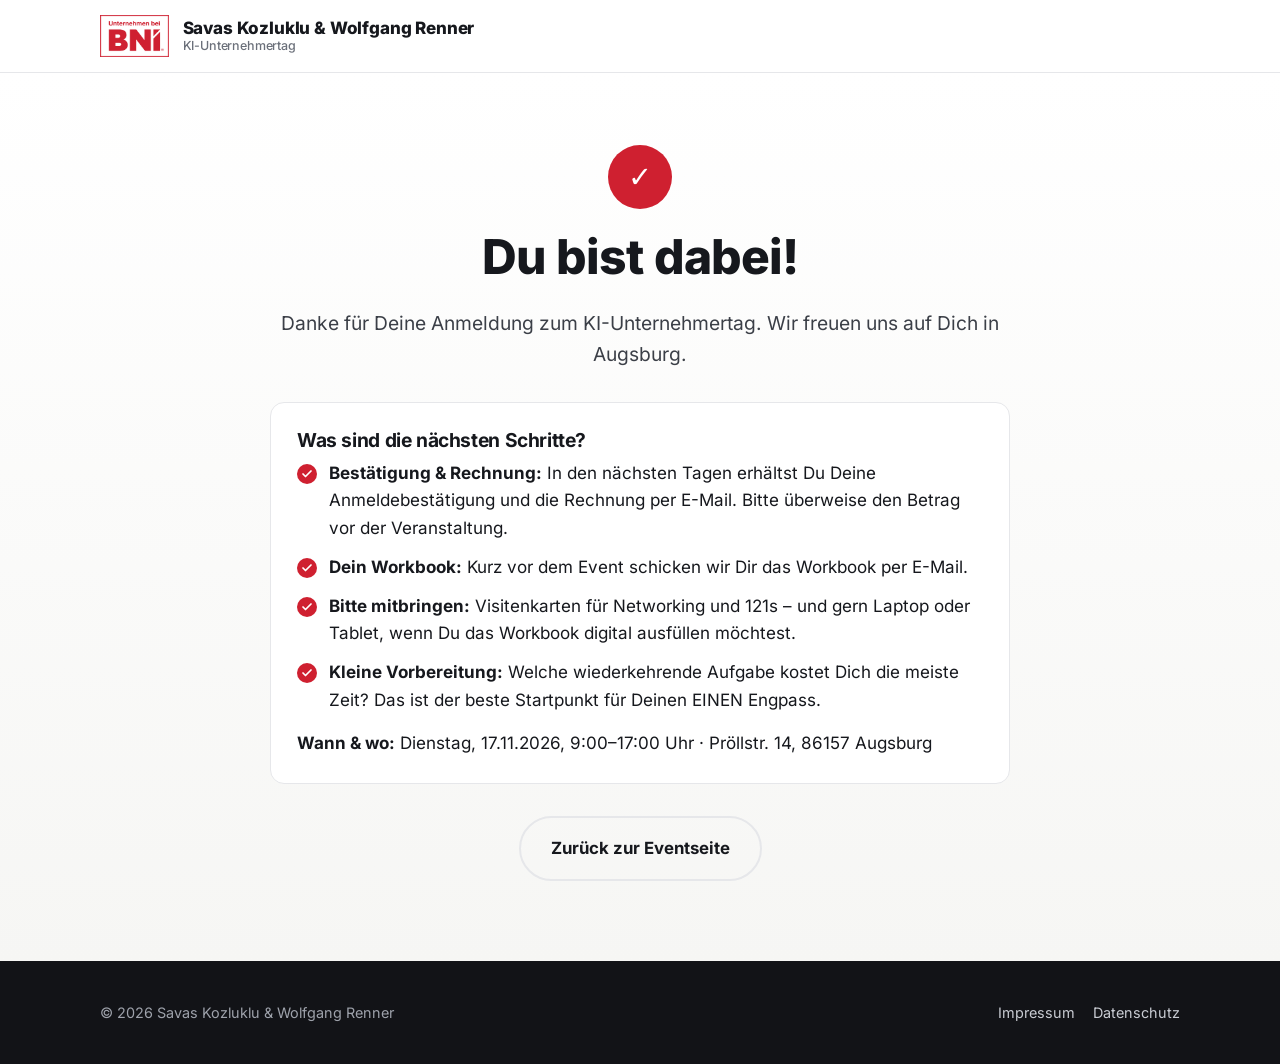
<file: danke.html>
<!DOCTYPE html>
<html lang="de">
<head>
  <meta charset="UTF-8">
  <meta name="viewport" content="width=device-width, initial-scale=1">
  <title>Danke für Deine Anmeldung · KI-Unternehmertag</title>
  <meta name="robots" content="noindex">
  <link rel="preload" href="assets/fonts/inter-latin-wght-normal.woff2" as="font" type="font/woff2" crossorigin>
  <link rel="stylesheet" href="styles.css?v=2">
</head>
<body>
  <header class="header">
    <div class="container">
      <a class="brand" href="index.html">
        <img src="assets/bni-logo.png" alt="Unternehmen bei BNI">
        <span class="hosts">Savas Kozluklu &amp; Wolfgang Renner<small><span class="nw">KI-Unternehmertag</span></small></span>
      </a>
    </div>
  </header>

  <main>
    <section class="hero">
      <div class="container narrow center">
        <div class="num" style="width:64px;height:64px;font-size:1.8rem;margin:0 auto 20px">✓</div>
        <h1 style="font-size:clamp(2rem,4.5vw,3rem)" id="title">Du bist dabei!</h1>
        <p class="lead" id="msg">Danke für Deine Anmeldung zum <span class="nw">KI-Unternehmertag</span>. Wir freuen uns auf Dich in Augsburg.</p>
        <div class="card" style="text-align:left;margin:32px 0">
          <h3>Was sind die nächsten Schritte?</h3>
          <ul class="check">
            <li><strong>Bestätigung &amp; Rechnung:</strong> In den nächsten Tagen erhältst Du Deine Anmeldebestätigung und die Rechnung per <span class="nw">E-Mail</span>. Bitte überweise den Betrag vor der Veranstaltung.</li>
            <li><strong>Dein Workbook:</strong> Kurz vor dem Event schicken wir Dir das Workbook per <span class="nw">E-Mail</span>.</li>
            <li><strong>Bitte mitbringen:</strong> Visitenkarten für Networking und 121s – und gern Laptop oder Tablet, wenn Du das Workbook digital ausfüllen möchtest.</li>
            <li><strong>Kleine Vorbereitung:</strong> Welche wiederkehrende Aufgabe kostet Dich die meiste Zeit? Das ist der beste Startpunkt für Deinen EINEN Engpass.</li>
          </ul>
          <p style="margin:16px 0 0"><strong>Wann &amp; wo:</strong> Dienstag, 17.11.2026, 9:00–17:00&nbsp;Uhr · Pröllstr.&nbsp;14, 86157&nbsp;Augsburg</p>
        </div>
        <a class="btn btn-ghost" href="index.html">Zurück zur Eventseite</a>
      </div>
    </section>
  </main>

  <footer class="footer">
    <div class="container">
      <span>© 2026 Savas Kozluklu &amp; Wolfgang Renner</span>
      <nav><a href="impressum.html">Impressum</a><a href="datenschutz.html">Datenschutz</a></nav>
    </div>
  </footer>

  <script>
    try {
      const o = JSON.parse(sessionStorage.getItem('bni-ki-order') || 'null');
      if (o && o.firstName) document.getElementById('title').textContent = o.firstName + ', Du bist dabei!';
      if (o && o.ticket === 'duo') document.getElementById('msg').textContent =
        'Danke für Eure Anmeldung zum KI-Unternehmertag. Die Bestätigung und die Rechnung für beide Tickets gehen per E-Mail an Dich – bitte leite die Infos an Deinen Gast weiter.';
    } catch (_) {}
  </script>
</body>
</html>
</file>
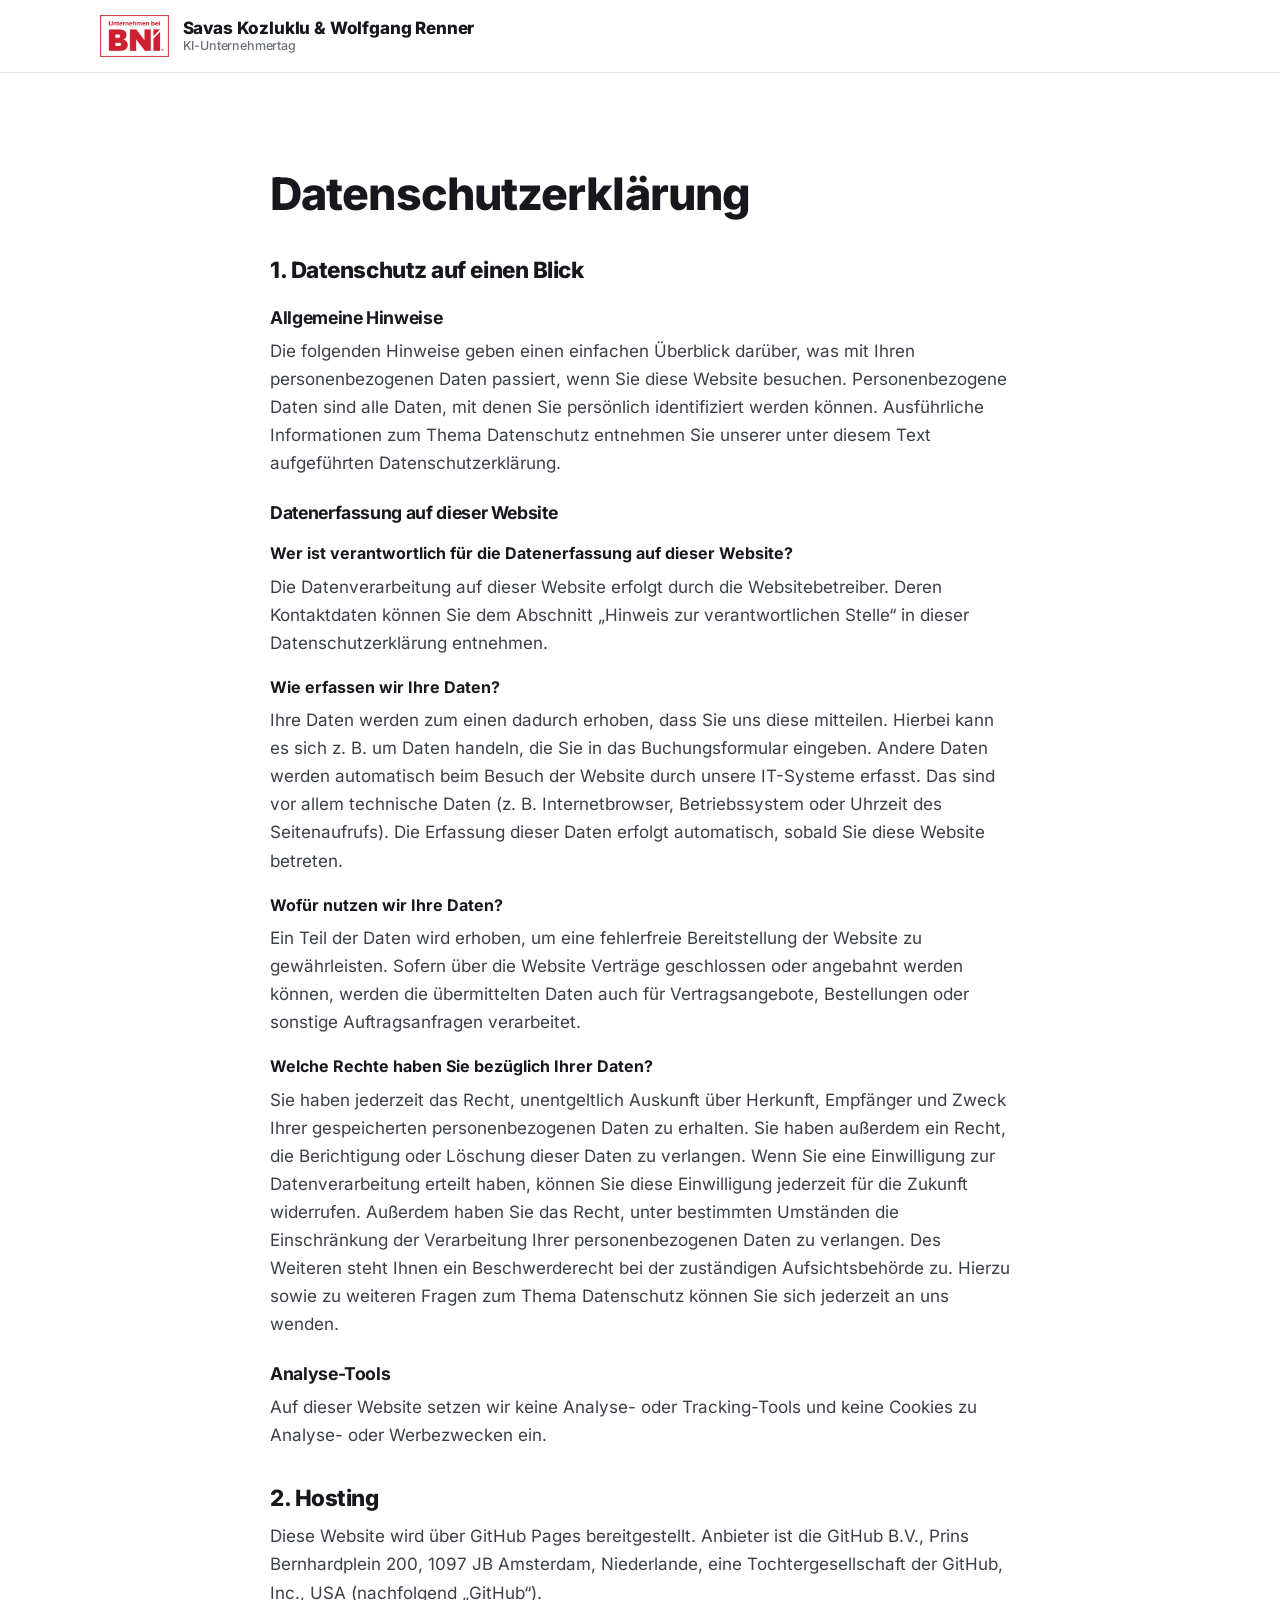
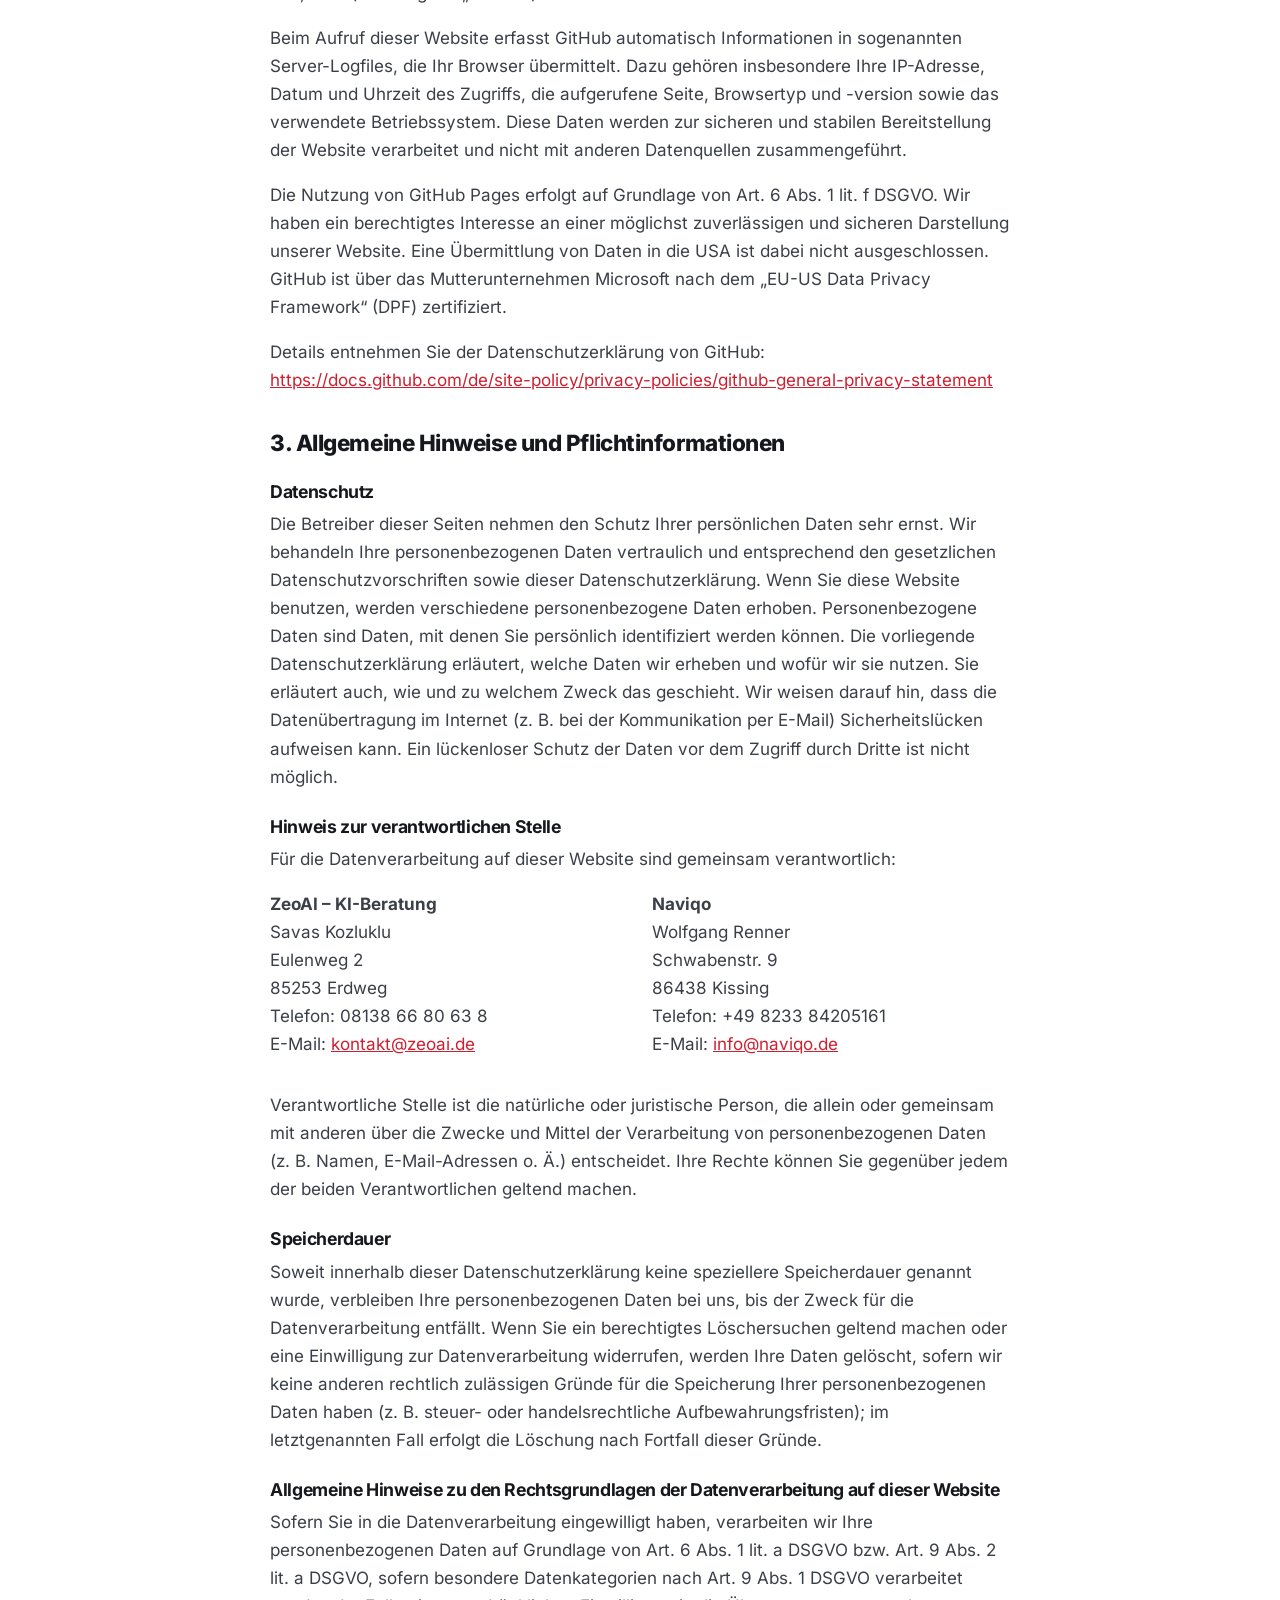
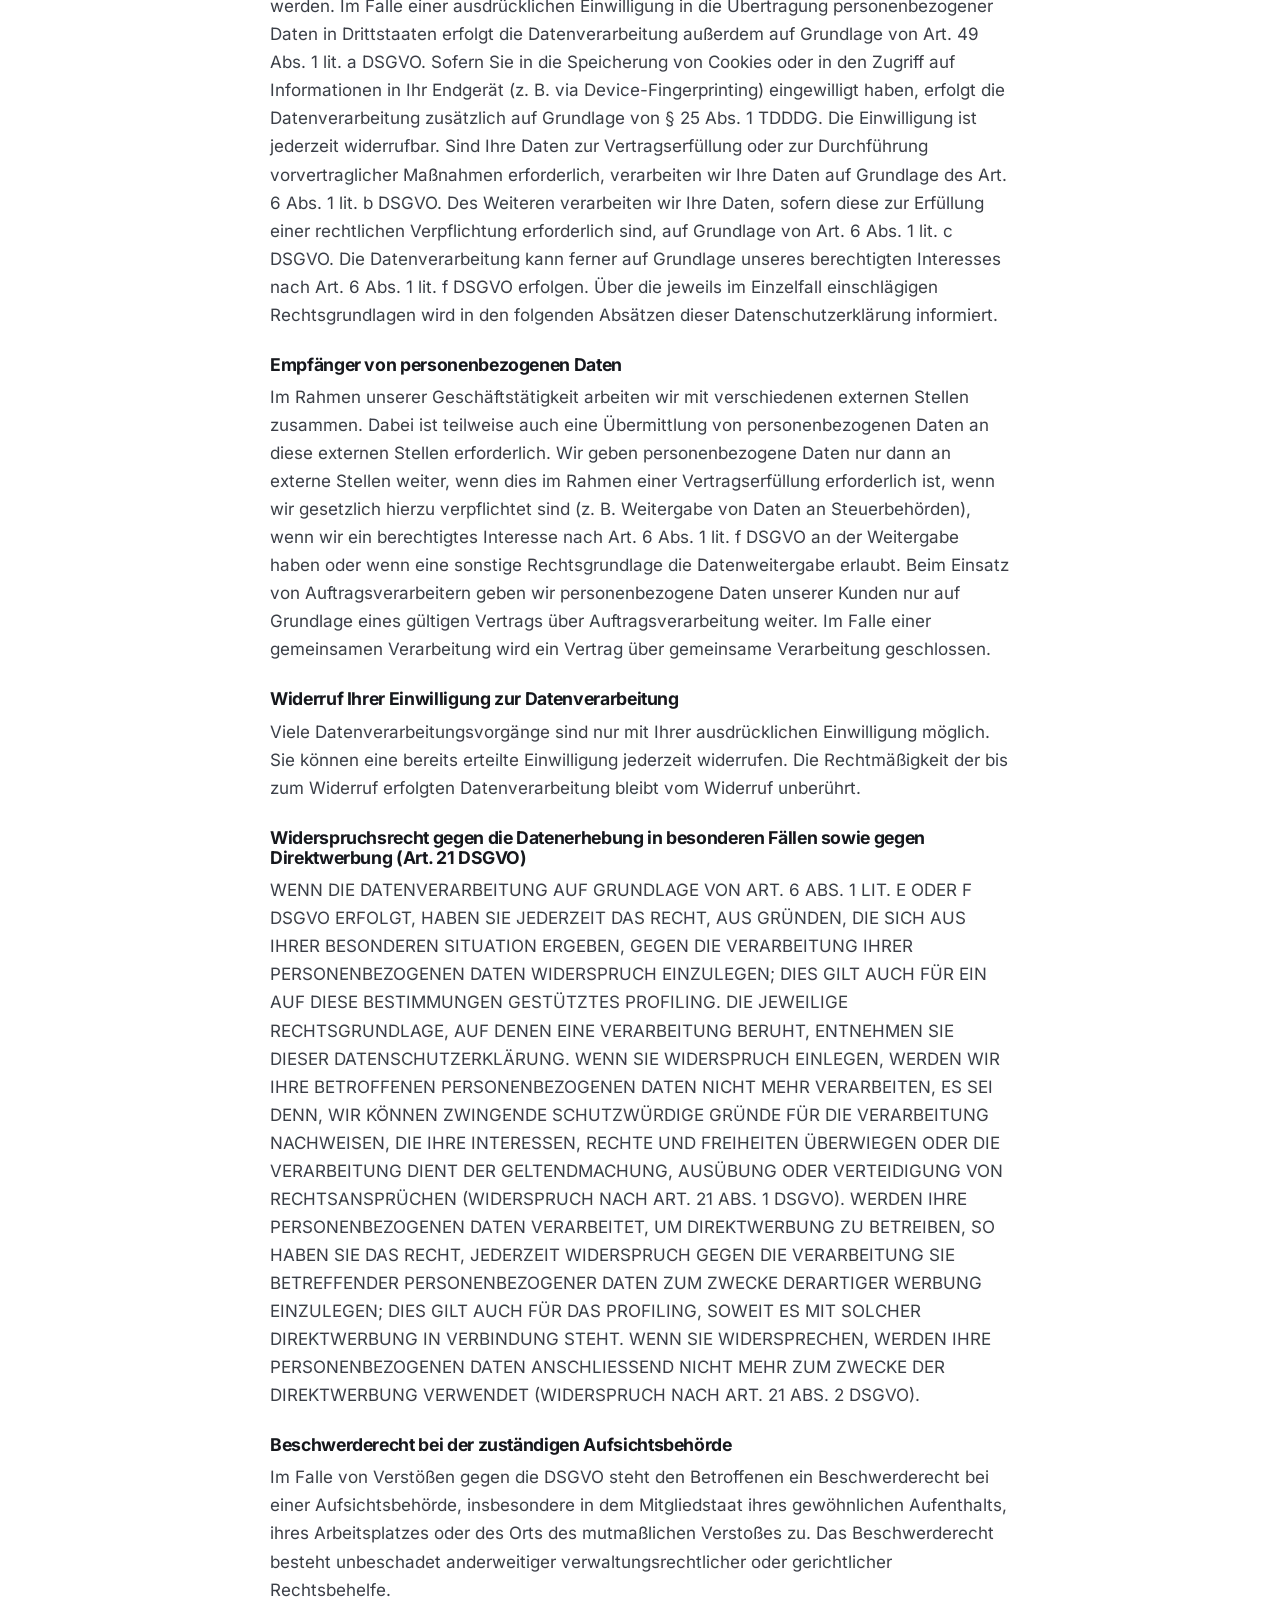
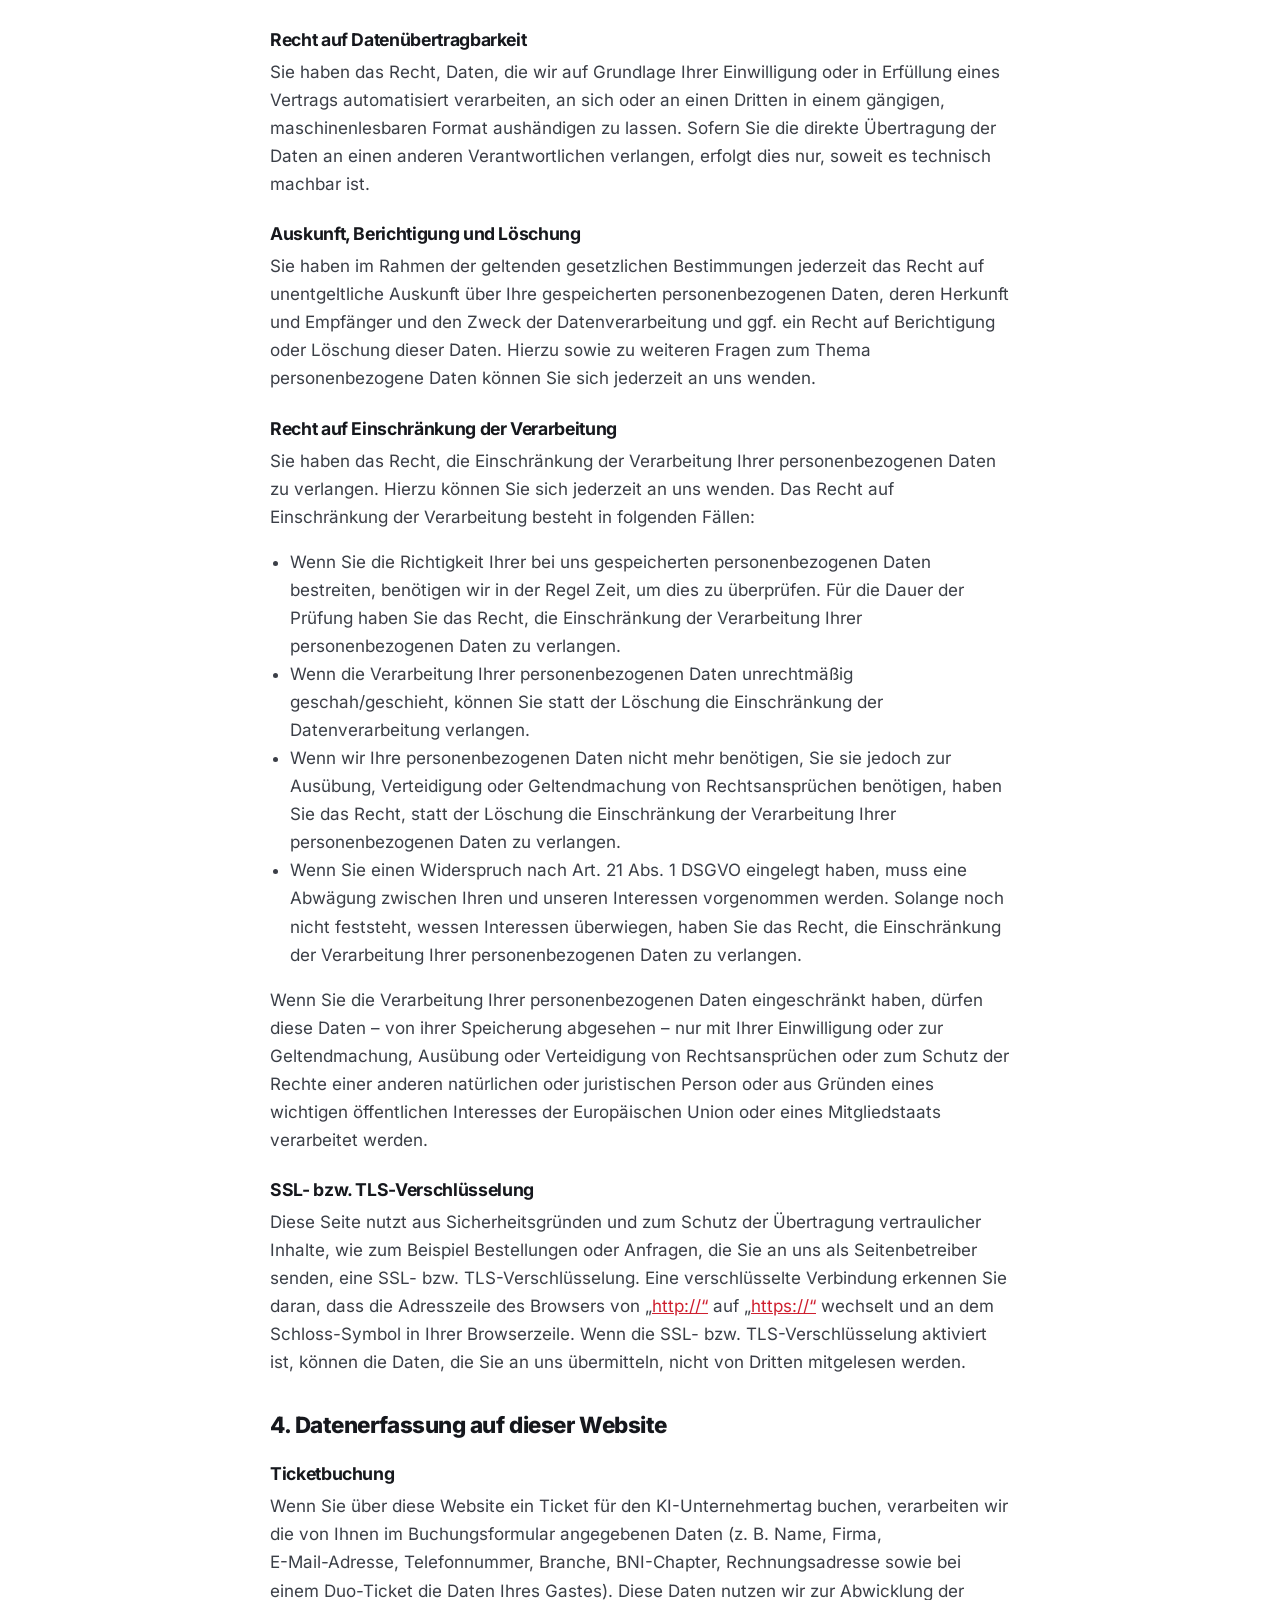
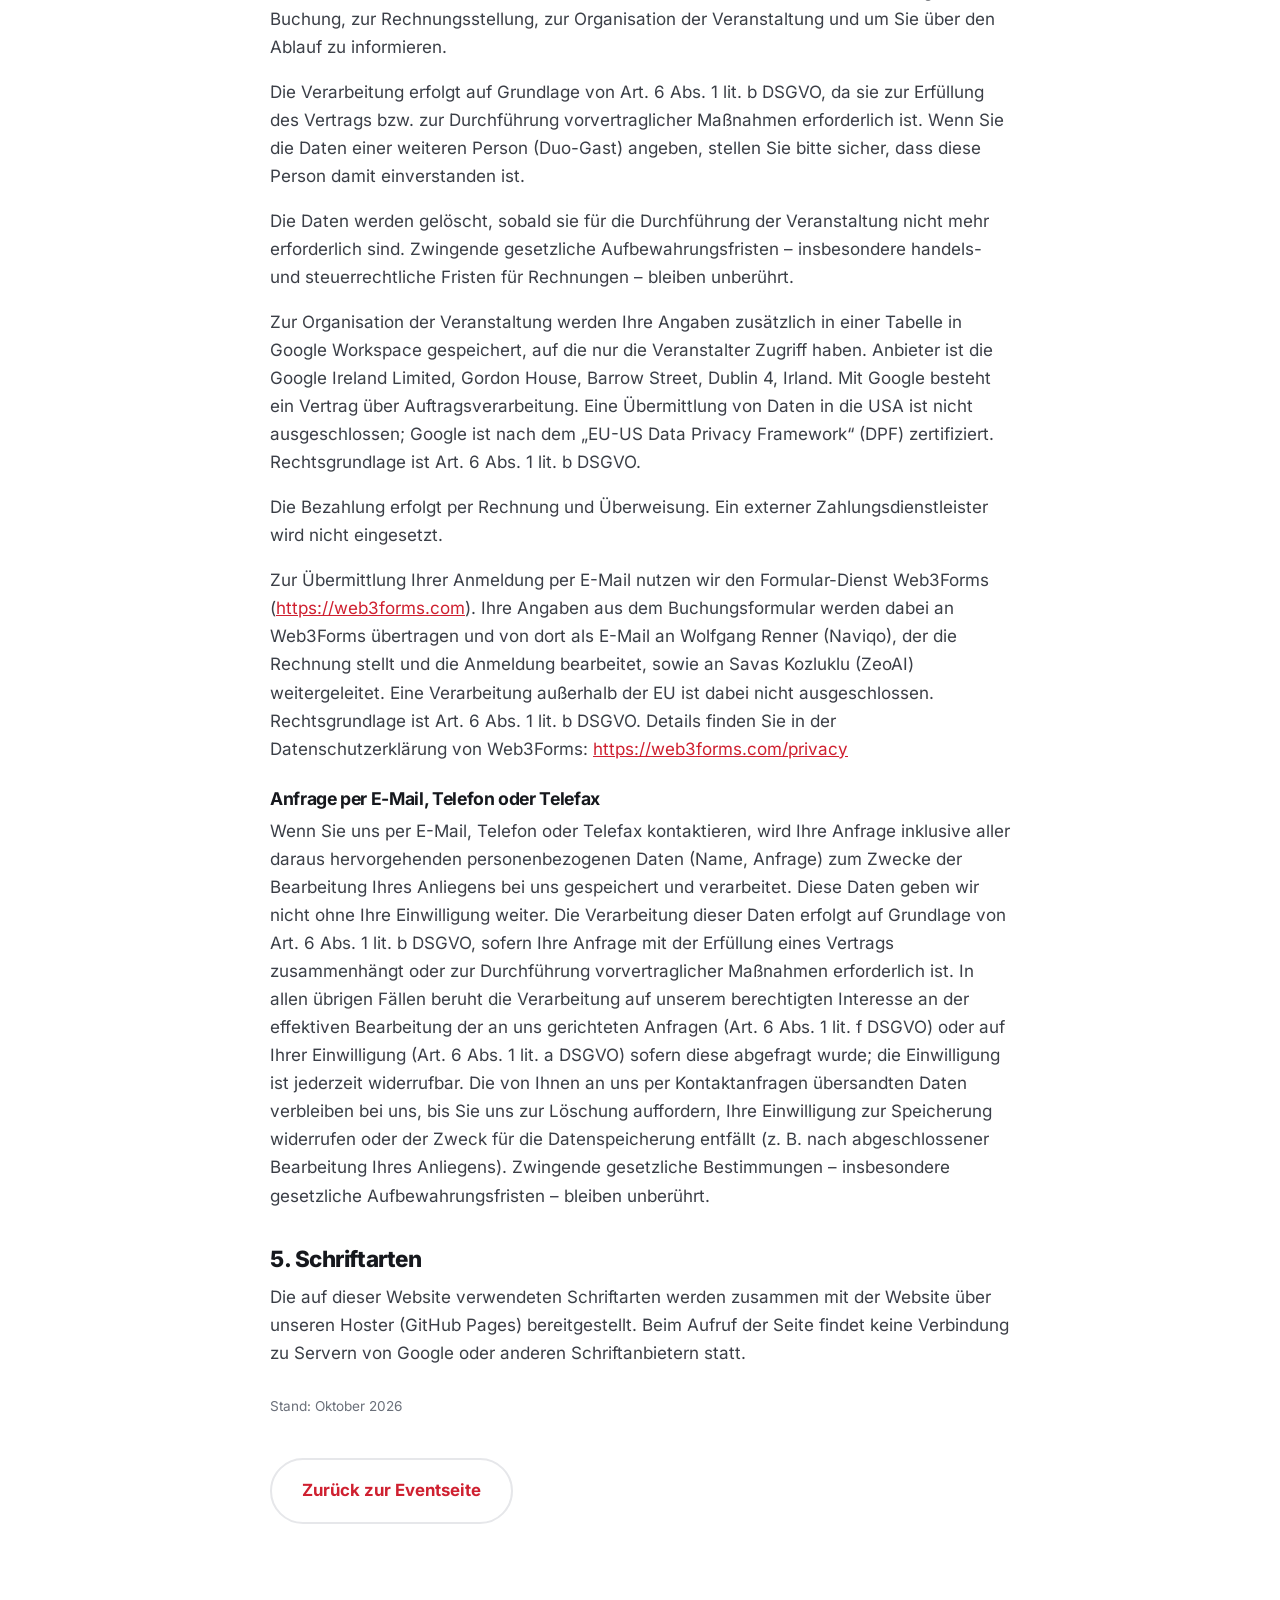
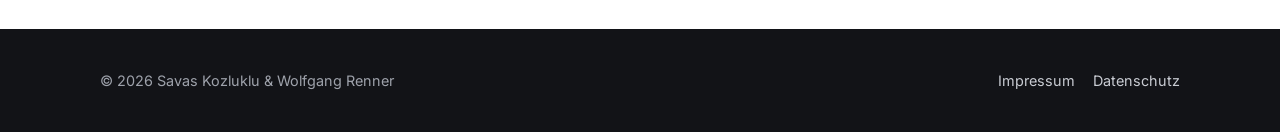
<file: datenschutz.html>
<!DOCTYPE html>
<html lang="de">
<head>
  <meta charset="UTF-8">
  <meta name="viewport" content="width=device-width, initial-scale=1">
  <title>Datenschutz · KI-Unternehmertag</title>
  <meta name="robots" content="noindex">
  <link rel="preload" href="assets/fonts/inter-latin-wght-normal.woff2" as="font" type="font/woff2" crossorigin>
  <link rel="stylesheet" href="styles.css?v=2">
</head>
<body>
  <header class="header">
    <div class="container">
      <a class="brand" href="index.html">
        <img src="assets/bni-logo.png" alt="Unternehmen bei BNI">
        <span class="hosts">Savas Kozluklu &amp; Wolfgang Renner<small><span class="nw">KI-Unternehmertag</span></small></span>
      </a>
    </div>
  </header>

  <main>
    <section>
      <div class="container narrow legal">
<h1>Datenschutzerklärung</h1>
<h2>1. Datenschutz auf einen Blick</h2>
<h3>Allgemeine Hinweise</h3>
<p>Die folgenden Hinweise geben einen einfachen Überblick darüber, was mit Ihren personenbezogenen Daten passiert, wenn Sie diese Website besuchen. Personenbezogene Daten sind alle Daten, mit denen Sie persönlich identifiziert werden können. Ausführliche Informationen zum Thema Datenschutz entnehmen Sie unserer unter diesem Text aufgeführten Datenschutzerklärung.</p>
<h3>Datenerfassung auf dieser Website</h3>
<h4>Wer ist verantwortlich für die Datenerfassung auf dieser Website?</h4>
<p>Die Datenverarbeitung auf dieser Website erfolgt durch die Websitebetreiber. Deren Kontaktdaten können Sie dem Abschnitt „Hinweis zur verantwortlichen Stelle“ in dieser Datenschutzerklärung entnehmen.</p>
<h4>Wie erfassen wir Ihre Daten?</h4>
<p>Ihre Daten werden zum einen dadurch erhoben, dass Sie uns diese mitteilen. Hierbei kann es sich z. B. um Daten handeln, die Sie in das Buchungsformular eingeben. Andere Daten werden automatisch beim Besuch der Website durch unsere <span class="nw">IT-Systeme</span> erfasst. Das sind vor allem technische Daten (z. B. Internetbrowser, Betriebssystem oder Uhrzeit des Seitenaufrufs). Die Erfassung dieser Daten erfolgt automatisch, sobald Sie diese Website betreten.</p>
<h4>Wofür nutzen wir Ihre Daten?</h4>
<p>Ein Teil der Daten wird erhoben, um eine fehlerfreie Bereitstellung der Website zu gewährleisten. Sofern über die Website Verträge geschlossen oder angebahnt werden können, werden die übermittelten Daten auch für Vertragsangebote, Bestellungen oder sonstige Auftragsanfragen verarbeitet.</p>
<h4>Welche Rechte haben Sie bezüglich Ihrer Daten?</h4>
<p>Sie haben jederzeit das Recht, unentgeltlich Auskunft über Herkunft, Empfänger und Zweck Ihrer gespeicherten personenbezogenen Daten zu erhalten. Sie haben außerdem ein Recht, die Berichtigung oder Löschung dieser Daten zu verlangen. Wenn Sie eine Einwilligung zur Datenverarbeitung erteilt haben, können Sie diese Einwilligung jederzeit für die Zukunft widerrufen. Außerdem haben Sie das Recht, unter bestimmten Umständen die Einschränkung der Verarbeitung Ihrer personenbezogenen Daten zu verlangen. Des Weiteren steht Ihnen ein Beschwerderecht bei der zuständigen Aufsichtsbehörde zu. Hierzu sowie zu weiteren Fragen zum Thema Datenschutz können Sie sich jederzeit an uns wenden.</p>
<h3><span class="nw">Analyse-Tools</span></h3>
<p>Auf dieser Website setzen wir keine Analyse- oder <span class="nw">Tracking-Tools</span> und keine Cookies zu Analyse- oder Werbezwecken ein.</p>
<h2>2. Hosting</h2>
<p>Diese Website wird über GitHub Pages bereitgestellt. Anbieter ist die GitHub B.V., Prins Bernhardplein 200, 1097 JB Amsterdam, Niederlande, eine Tochtergesellschaft der GitHub, Inc., USA (nachfolgend „GitHub“).</p>
<p>Beim Aufruf dieser Website erfasst GitHub automatisch Informationen in sogenannten <span class="nw">Server-Logfiles</span>, die Ihr Browser übermittelt. Dazu gehören insbesondere Ihre <span class="nw">IP-Adresse</span>, Datum und Uhrzeit des Zugriffs, die aufgerufene Seite, Browsertyp und -version sowie das verwendete Betriebssystem. Diese Daten werden zur sicheren und stabilen Bereitstellung der Website verarbeitet und nicht mit anderen Datenquellen zusammengeführt.</p>
<p>Die Nutzung von GitHub Pages erfolgt auf Grundlage von Art. 6 Abs. 1 lit. f DSGVO. Wir haben ein berechtigtes Interesse an einer möglichst zuverlässigen und sicheren Darstellung unserer Website. Eine Übermittlung von Daten in die USA ist dabei nicht ausgeschlossen. GitHub ist über das Mutterunternehmen Microsoft nach dem „<span class="nw">EU-US</span> Data Privacy Framework“ (DPF) zertifiziert.</p>
<p>Details entnehmen Sie der Datenschutzerklärung von GitHub: <a href="https://docs.github.com/de/site-policy/privacy-policies/github-general-privacy-statement" target="_blank" rel="noopener">https://docs.github.com/de/site-policy/privacy-policies/github-general-privacy-statement</a></p>
<h2>3. Allgemeine Hinweise und Pflichtinformationen</h2>
<h3>Datenschutz</h3>
<p>Die Betreiber dieser Seiten nehmen den Schutz Ihrer persönlichen Daten sehr ernst. Wir behandeln Ihre personenbezogenen Daten vertraulich und entsprechend den gesetzlichen Datenschutzvorschriften sowie dieser Datenschutzerklärung. Wenn Sie diese Website benutzen, werden verschiedene personenbezogene Daten erhoben. Personenbezogene Daten sind Daten, mit denen Sie persönlich identifiziert werden können. Die vorliegende Datenschutzerklärung erläutert, welche Daten wir erheben und wofür wir sie nutzen. Sie erläutert auch, wie und zu welchem Zweck das geschieht. Wir weisen darauf hin, dass die Datenübertragung im Internet (z. B. bei der Kommunikation per <span class="nw">E-Mail</span>) Sicherheitslücken aufweisen kann. Ein lückenloser Schutz der Daten vor dem Zugriff durch Dritte ist nicht möglich.</p>
<h3>Hinweis zur verantwortlichen Stelle</h3>
<p>Für die Datenverarbeitung auf dieser Website sind gemeinsam verantwortlich:</p>
<div class="grid-2 legal-addr">
  <p><strong>ZeoAI – <span class="nw">KI-Beratung</span></strong><br>Savas Kozluklu<br>Eulenweg 2<br>85253 Erdweg<br>Telefon: 08138 66 80 63 8<br><span class="nw">E-Mail</span>: <a href="mailto:kontakt@zeoai.de">kontakt@zeoai.de</a></p>
  <p><strong>Naviqo</strong><br>Wolfgang Renner<br>Schwabenstr. 9<br>86438 Kissing<br>Telefon: +49 8233 84205161<br><span class="nw">E-Mail</span>: <a href="mailto:info@naviqo.de">info@naviqo.de</a></p>
</div>
<p>Verantwortliche Stelle ist die natürliche oder juristische Person, die allein oder gemeinsam mit anderen über die Zwecke und Mittel der Verarbeitung von personenbezogenen Daten (z. B. Namen, <span class="nw">E-Mail-Adressen</span> o. Ä.) entscheidet. Ihre Rechte können Sie gegenüber jedem der beiden Verantwortlichen geltend machen.</p>
<h3>Speicherdauer</h3>
<p>Soweit innerhalb dieser Datenschutzerklärung keine speziellere Speicherdauer genannt wurde, verbleiben Ihre personenbezogenen Daten bei uns, bis der Zweck für die Datenverarbeitung entfällt. Wenn Sie ein berechtigtes Löschersuchen geltend machen oder eine Einwilligung zur Datenverarbeitung widerrufen, werden Ihre Daten gelöscht, sofern wir keine anderen rechtlich zulässigen Gründe für die Speicherung Ihrer personenbezogenen Daten haben (z. B. steuer- oder handelsrechtliche Aufbewahrungsfristen); im letztgenannten Fall erfolgt die Löschung nach Fortfall dieser Gründe.</p>
<h3>Allgemeine Hinweise zu den Rechtsgrundlagen der Datenverarbeitung auf dieser Website</h3>
<p>Sofern Sie in die Datenverarbeitung eingewilligt haben, verarbeiten wir Ihre personenbezogenen Daten auf Grundlage von Art. 6 Abs. 1 lit. a DSGVO bzw. Art. 9 Abs. 2 lit. a DSGVO, sofern besondere Datenkategorien nach Art. 9 Abs. 1 DSGVO verarbeitet werden. Im Falle einer ausdrücklichen Einwilligung in die Übertragung personenbezogener Daten in Drittstaaten erfolgt die Datenverarbeitung außerdem auf Grundlage von Art. 49 Abs. 1 lit. a DSGVO. Sofern Sie in die Speicherung von Cookies oder in den Zugriff auf Informationen in Ihr Endgerät (z. B. via <span class="nw">Device-Fingerprinting</span>) eingewilligt haben, erfolgt die Datenverarbeitung zusätzlich auf Grundlage von § 25 Abs. 1 TDDDG. Die Einwilligung ist jederzeit widerrufbar. Sind Ihre Daten zur Vertragserfüllung oder zur Durchführung vorvertraglicher Maßnahmen erforderlich, verarbeiten wir Ihre Daten auf Grundlage des Art. 6 Abs. 1 lit. b DSGVO. Des Weiteren verarbeiten wir Ihre Daten, sofern diese zur Erfüllung einer rechtlichen Verpflichtung erforderlich sind, auf Grundlage von Art. 6 Abs. 1 lit. c DSGVO. Die Datenverarbeitung kann ferner auf Grundlage unseres berechtigten Interesses nach Art. 6 Abs. 1 lit. f DSGVO erfolgen. Über die jeweils im Einzelfall einschlägigen Rechtsgrundlagen wird in den folgenden Absätzen dieser Datenschutzerklärung informiert.</p>
<h3>Empfänger von personenbezogenen Daten</h3>
<p>Im Rahmen unserer Geschäftstätigkeit arbeiten wir mit verschiedenen externen Stellen zusammen. Dabei ist teilweise auch eine Übermittlung von personenbezogenen Daten an diese externen Stellen erforderlich. Wir geben personenbezogene Daten nur dann an externe Stellen weiter, wenn dies im Rahmen einer Vertragserfüllung erforderlich ist, wenn wir gesetzlich hierzu verpflichtet sind (z. B. Weitergabe von Daten an Steuerbehörden), wenn wir ein berechtigtes Interesse nach Art. 6 Abs. 1 lit. f DSGVO an der Weitergabe haben oder wenn eine sonstige Rechtsgrundlage die Datenweitergabe erlaubt. Beim Einsatz von Auftragsverarbeitern geben wir personenbezogene Daten unserer Kunden nur auf Grundlage eines gültigen Vertrags über Auftragsverarbeitung weiter. Im Falle einer gemeinsamen Verarbeitung wird ein Vertrag über gemeinsame Verarbeitung geschlossen.</p>
<h3>Widerruf Ihrer Einwilligung zur Datenverarbeitung</h3>
<p>Viele Datenverarbeitungsvorgänge sind nur mit Ihrer ausdrücklichen Einwilligung möglich. Sie können eine bereits erteilte Einwilligung jederzeit widerrufen. Die Rechtmäßigkeit der bis zum Widerruf erfolgten Datenverarbeitung bleibt vom Widerruf unberührt.</p>
<h3>Widerspruchsrecht gegen die Datenerhebung in besonderen Fällen sowie gegen Direktwerbung (Art. 21 DSGVO)</h3>
<p>WENN DIE DATENVERARBEITUNG AUF GRUNDLAGE VON ART. 6 ABS. 1 LIT. E ODER F DSGVO ERFOLGT, HABEN SIE JEDERZEIT DAS RECHT, AUS GRÜNDEN, DIE SICH AUS IHRER BESONDEREN SITUATION ERGEBEN, GEGEN DIE VERARBEITUNG IHRER PERSONENBEZOGENEN DATEN WIDERSPRUCH EINZULEGEN; DIES GILT AUCH FÜR EIN AUF DIESE BESTIMMUNGEN GESTÜTZTES PROFILING. DIE JEWEILIGE RECHTSGRUNDLAGE, AUF DENEN EINE VERARBEITUNG BERUHT, ENTNEHMEN SIE DIESER DATENSCHUTZERKLÄRUNG. WENN SIE WIDERSPRUCH EINLEGEN, WERDEN WIR IHRE BETROFFENEN PERSONENBEZOGENEN DATEN NICHT MEHR VERARBEITEN, ES SEI DENN, WIR KÖNNEN ZWINGENDE SCHUTZWÜRDIGE GRÜNDE FÜR DIE VERARBEITUNG NACHWEISEN, DIE IHRE INTERESSEN, RECHTE UND FREIHEITEN ÜBERWIEGEN ODER DIE VERARBEITUNG DIENT DER GELTENDMACHUNG, AUSÜBUNG ODER VERTEIDIGUNG VON RECHTSANSPRÜCHEN (WIDERSPRUCH NACH ART. 21 ABS. 1 DSGVO). WERDEN IHRE PERSONENBEZOGENEN DATEN VERARBEITET, UM DIREKTWERBUNG ZU BETREIBEN, SO HABEN SIE DAS RECHT, JEDERZEIT WIDERSPRUCH GEGEN DIE VERARBEITUNG SIE BETREFFENDER PERSONENBEZOGENER DATEN ZUM ZWECKE DERARTIGER WERBUNG EINZULEGEN; DIES GILT AUCH FÜR DAS PROFILING, SOWEIT ES MIT SOLCHER DIREKTWERBUNG IN VERBINDUNG STEHT. WENN SIE WIDERSPRECHEN, WERDEN IHRE PERSONENBEZOGENEN DATEN ANSCHLIESSEND NICHT MEHR ZUM ZWECKE DER DIREKTWERBUNG VERWENDET (WIDERSPRUCH NACH ART. 21 ABS. 2 DSGVO).</p>
<h3>Beschwerderecht bei der zuständigen Aufsichtsbehörde</h3>
<p>Im Falle von Verstößen gegen die DSGVO steht den Betroffenen ein Beschwerderecht bei einer Aufsichtsbehörde, insbesondere in dem Mitgliedstaat ihres gewöhnlichen Aufenthalts, ihres Arbeitsplatzes oder des Orts des mutmaßlichen Verstoßes zu. Das Beschwerderecht besteht unbeschadet anderweitiger verwaltungsrechtlicher oder gerichtlicher Rechtsbehelfe.</p>
<h3>Recht auf Datenübertragbarkeit</h3>
<p>Sie haben das Recht, Daten, die wir auf Grundlage Ihrer Einwilligung oder in Erfüllung eines Vertrags automatisiert verarbeiten, an sich oder an einen Dritten in einem gängigen, maschinenlesbaren Format aushändigen zu lassen. Sofern Sie die direkte Übertragung der Daten an einen anderen Verantwortlichen verlangen, erfolgt dies nur, soweit es technisch machbar ist.</p>
<h3>Auskunft, Berichtigung und Löschung</h3>
<p>Sie haben im Rahmen der geltenden gesetzlichen Bestimmungen jederzeit das Recht auf unentgeltliche Auskunft über Ihre gespeicherten personenbezogenen Daten, deren Herkunft und Empfänger und den Zweck der Datenverarbeitung und ggf. ein Recht auf Berichtigung oder Löschung dieser Daten. Hierzu sowie zu weiteren Fragen zum Thema personenbezogene Daten können Sie sich jederzeit an uns wenden.</p>
<h3>Recht auf Einschränkung der Verarbeitung</h3>
<p>Sie haben das Recht, die Einschränkung der Verarbeitung Ihrer personenbezogenen Daten zu verlangen. Hierzu können Sie sich jederzeit an uns wenden. Das Recht auf Einschränkung der Verarbeitung besteht in folgenden Fällen:</p>
<ul><li>Wenn Sie die Richtigkeit Ihrer bei uns gespeicherten personenbezogenen Daten bestreiten, benötigen wir in der Regel Zeit, um dies zu überprüfen. Für die Dauer der Prüfung haben Sie das Recht, die Einschränkung der Verarbeitung Ihrer personenbezogenen Daten zu verlangen.</li><li>Wenn die Verarbeitung Ihrer personenbezogenen Daten unrechtmäßig geschah/geschieht, können Sie statt der Löschung die Einschränkung der Datenverarbeitung verlangen.</li><li>Wenn wir Ihre personenbezogenen Daten nicht mehr benötigen, Sie sie jedoch zur Ausübung, Verteidigung oder Geltendmachung von Rechtsansprüchen benötigen, haben Sie das Recht, statt der Löschung die Einschränkung der Verarbeitung Ihrer personenbezogenen Daten zu verlangen.</li><li>Wenn Sie einen Widerspruch nach Art. 21 Abs. 1 DSGVO eingelegt haben, muss eine Abwägung zwischen Ihren und unseren Interessen vorgenommen werden. Solange noch nicht feststeht, wessen Interessen überwiegen, haben Sie das Recht, die Einschränkung der Verarbeitung Ihrer personenbezogenen Daten zu verlangen.</li></ul>
<p>Wenn Sie die Verarbeitung Ihrer personenbezogenen Daten eingeschränkt haben, dürfen diese Daten – von ihrer Speicherung abgesehen – nur mit Ihrer Einwilligung oder zur Geltendmachung, Ausübung oder Verteidigung von Rechtsansprüchen oder zum Schutz der Rechte einer anderen natürlichen oder juristischen Person oder aus Gründen eines wichtigen öffentlichen Interesses der Europäischen Union oder eines Mitgliedstaats verarbeitet werden.</p>
<h3>SSL- bzw. <span class="nw">TLS-Verschlüsselung</span></h3>
<p>Diese Seite nutzt aus Sicherheitsgründen und zum Schutz der Übertragung vertraulicher Inhalte, wie zum Beispiel Bestellungen oder Anfragen, die Sie an uns als Seitenbetreiber senden, eine SSL- bzw. <span class="nw">TLS-Verschlüsselung</span>. Eine verschlüsselte Verbindung erkennen Sie daran, dass die Adresszeile des Browsers von „<a href="http://“" target="_blank" rel="noopener">http://“</a> auf „<a href="https://“" target="_blank" rel="noopener">https://“</a> wechselt und an dem <span class="nw">Schloss-Symbol</span> in Ihrer Browserzeile. Wenn die SSL- bzw. <span class="nw">TLS-Verschlüsselung</span> aktiviert ist, können die Daten, die Sie an uns übermitteln, nicht von Dritten mitgelesen werden.</p>
<h2>4. Datenerfassung auf dieser Website</h2>
<h3>Ticketbuchung</h3>
<p>Wenn Sie über diese Website ein Ticket für den <span class="nw">KI-Unternehmertag</span> buchen, verarbeiten wir die von Ihnen im Buchungsformular angegebenen Daten (z. B. Name, Firma, <span class="nw">E-Mail-Adresse</span>, Telefonnummer, Branche, <span class="nw">BNI-Chapter</span>, Rechnungsadresse sowie bei einem <span class="nw">Duo-Ticket</span> die Daten Ihres Gastes). Diese Daten nutzen wir zur Abwicklung der Buchung, zur Rechnungsstellung, zur Organisation der Veranstaltung und um Sie über den Ablauf zu informieren.</p>
<p>Die Verarbeitung erfolgt auf Grundlage von Art. 6 Abs. 1 lit. b DSGVO, da sie zur Erfüllung des Vertrags bzw. zur Durchführung vorvertraglicher Maßnahmen erforderlich ist. Wenn Sie die Daten einer weiteren Person (<span class="nw">Duo-Gast</span>) angeben, stellen Sie bitte sicher, dass diese Person damit einverstanden ist.</p>
<p>Die Daten werden gelöscht, sobald sie für die Durchführung der Veranstaltung nicht mehr erforderlich sind. Zwingende gesetzliche Aufbewahrungsfristen – insbesondere handels- und steuerrechtliche Fristen für Rechnungen – bleiben unberührt.</p>
<p>Zur Organisation der Veranstaltung werden Ihre Angaben zusätzlich in einer Tabelle in Google Workspace gespeichert, auf die nur die Veranstalter Zugriff haben. Anbieter ist die Google Ireland Limited, Gordon House, Barrow Street, Dublin 4, Irland. Mit Google besteht ein Vertrag über Auftragsverarbeitung. Eine Übermittlung von Daten in die USA ist nicht ausgeschlossen; Google ist nach dem „EU-US Data Privacy Framework“ (DPF) zertifiziert. Rechtsgrundlage ist Art. 6 Abs. 1 lit. b DSGVO.</p>
<p>Die Bezahlung erfolgt per Rechnung und Überweisung. Ein externer Zahlungsdienstleister wird nicht eingesetzt.</p>
<p>Zur Übermittlung Ihrer Anmeldung per <span class="nw">E-Mail</span> nutzen wir den Formular-Dienst Web3Forms (<a href="https://web3forms.com" target="_blank" rel="noopener">https://web3forms.com</a>). Ihre Angaben aus dem Buchungsformular werden dabei an Web3Forms übertragen und von dort als <span class="nw">E-Mail</span> an Wolfgang Renner (Naviqo), der die Rechnung stellt und die Anmeldung bearbeitet, sowie an Savas Kozluklu (ZeoAI) weitergeleitet. Eine Verarbeitung außerhalb der EU ist dabei nicht ausgeschlossen. Rechtsgrundlage ist Art. 6 Abs. 1 lit. b DSGVO. Details finden Sie in der Datenschutzerklärung von Web3Forms: <a href="https://web3forms.com/privacy" target="_blank" rel="noopener">https://web3forms.com/privacy</a></p>
<h3>Anfrage per <span class="nw">E-Mail</span>, Telefon oder Telefax</h3>
<p>Wenn Sie uns per <span class="nw">E-Mail</span>, Telefon oder Telefax kontaktieren, wird Ihre Anfrage inklusive aller daraus hervorgehenden personenbezogenen Daten (Name, Anfrage) zum Zwecke der Bearbeitung Ihres Anliegens bei uns gespeichert und verarbeitet. Diese Daten geben wir nicht ohne Ihre Einwilligung weiter. Die Verarbeitung dieser Daten erfolgt auf Grundlage von Art. 6 Abs. 1 lit. b DSGVO, sofern Ihre Anfrage mit der Erfüllung eines Vertrags zusammenhängt oder zur Durchführung vorvertraglicher Maßnahmen erforderlich ist. In allen übrigen Fällen beruht die Verarbeitung auf unserem berechtigten Interesse an der effektiven Bearbeitung der an uns gerichteten Anfragen (Art. 6 Abs. 1 lit. f DSGVO) oder auf Ihrer Einwilligung (Art. 6 Abs. 1 lit. a DSGVO) sofern diese abgefragt wurde; die Einwilligung ist jederzeit widerrufbar. Die von Ihnen an uns per Kontaktanfragen übersandten Daten verbleiben bei uns, bis Sie uns zur Löschung auffordern, Ihre Einwilligung zur Speicherung widerrufen oder der Zweck für die Datenspeicherung entfällt (z. B. nach abgeschlossener Bearbeitung Ihres Anliegens). Zwingende gesetzliche Bestimmungen – insbesondere gesetzliche Aufbewahrungsfristen – bleiben unberührt.</p>
<h2>5. Schriftarten</h2>
<p>Die auf dieser Website verwendeten Schriftarten werden zusammen mit der Website über unseren Hoster (GitHub Pages) bereitgestellt. Beim Aufruf der Seite findet keine Verbindung zu Servern von Google oder anderen Schriftanbietern statt.</p>
<p class="legal-src">Stand: Oktober 2026</p>
        <p style="margin-top:40px"><a class="btn btn-ghost" href="index.html">Zurück zur Eventseite</a></p>
      </div>
    </section>
  </main>

  <footer class="footer">
    <div class="container">
      <span>© 2026 Savas Kozluklu &amp; Wolfgang Renner</span>
      <nav><a href="impressum.html">Impressum</a><a href="datenschutz.html">Datenschutz</a></nav>
    </div>
  </footer>
</body>
</html>
</file>
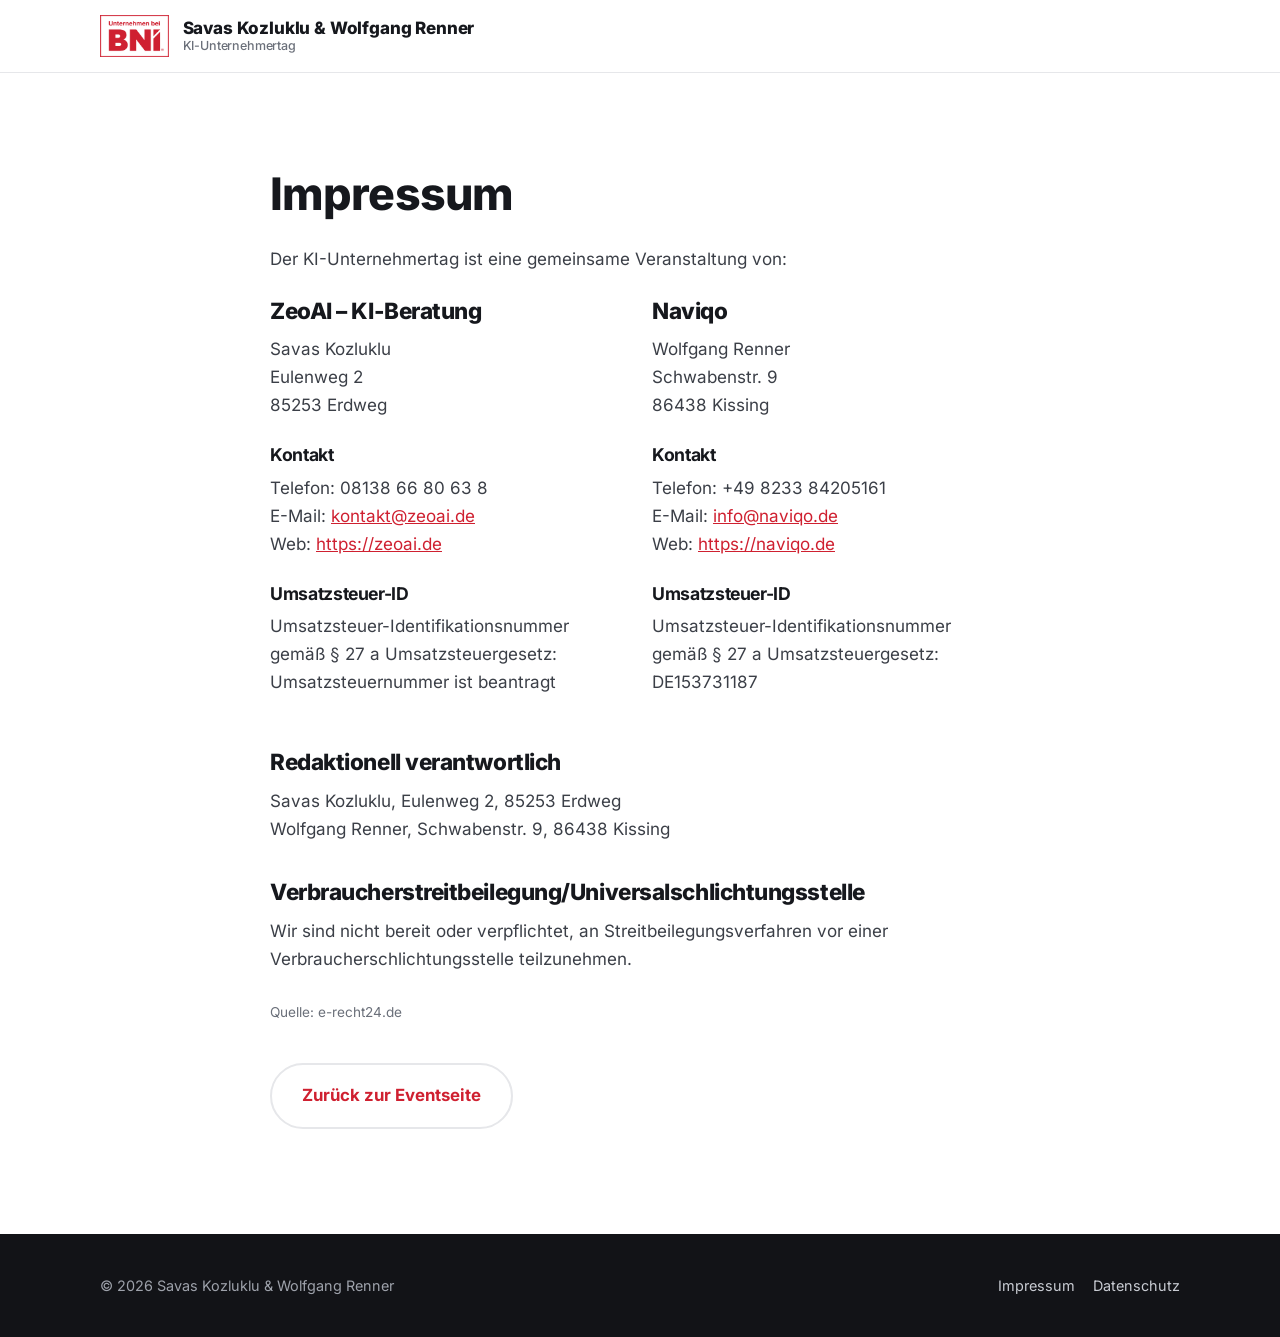
<file: impressum.html>
<!DOCTYPE html>
<html lang="de">
<head>
  <meta charset="UTF-8">
  <meta name="viewport" content="width=device-width, initial-scale=1">
  <title>Impressum · KI-Unternehmertag</title>
  <meta name="robots" content="noindex">
  <link rel="preload" href="assets/fonts/inter-latin-wght-normal.woff2" as="font" type="font/woff2" crossorigin>
  <link rel="stylesheet" href="styles.css?v=2">
</head>
<body>
  <header class="header">
    <div class="container">
      <a class="brand" href="index.html">
        <img src="assets/bni-logo.png" alt="Unternehmen bei BNI">
        <span class="hosts">Savas Kozluklu &amp; Wolfgang Renner<small><span class="nw">KI-Unternehmertag</span></small></span>
      </a>
    </div>
  </header>

  <main>
    <section>
      <div class="container narrow legal">
<h1>Impressum</h1>
<p>Der <span class="nw">KI-Unternehmertag</span> ist eine gemeinsame Veranstaltung von:</p>
<div class="grid-2 legal-addr">
  <div>
    <h2>ZeoAI – <span class="nw">KI-Beratung</span></h2>
    <p>Savas Kozluklu<br>Eulenweg 2<br>85253 Erdweg</p>
    <h3>Kontakt</h3>
    <p>Telefon: 08138 66 80 63 8<br><span class="nw">E-Mail</span>: <a href="mailto:kontakt@zeoai.de">kontakt@zeoai.de</a><br>Web: <a href="https://zeoai.de" target="_blank" rel="noopener">https://zeoai.de</a></p>
    <h3><span class="nw">Umsatzsteuer-ID</span></h3>
    <p><span class="nw">Umsatzsteuer-Identifikationsnummer</span> gemäß § 27 a Umsatzsteuergesetz:<br>Umsatzsteuernummer ist beantragt</p>
  </div>
  <div>
    <h2>Naviqo</h2>
    <p>Wolfgang Renner<br>Schwabenstr. 9<br>86438 Kissing</p>
    <h3>Kontakt</h3>
    <p>Telefon: +49 8233 84205161<br><span class="nw">E-Mail</span>: <a href="mailto:info@naviqo.de">info@naviqo.de</a><br>Web: <a href="https://naviqo.de" target="_blank" rel="noopener">https://naviqo.de</a></p>
    <h3><span class="nw">Umsatzsteuer-ID</span></h3>
    <p><span class="nw">Umsatzsteuer-Identifikationsnummer</span> gemäß § 27 a Umsatzsteuergesetz:<br>DE153731187</p>
  </div>
</div>
<h2>Redaktionell verantwortlich</h2>
<p>Savas Kozluklu, Eulenweg 2, 85253 Erdweg<br>Wolfgang Renner, Schwabenstr. 9, 86438 Kissing</p>
<h2>Verbraucherstreitbeilegung/Universalschlichtungsstelle</h2>
<p>Wir sind nicht bereit oder verpflichtet, an Streitbeilegungsverfahren vor einer Verbraucherschlichtungsstelle teilzunehmen.</p>
<p class="legal-src">Quelle: <span class="nw">e-recht24</span>.de</p>
        <p style="margin-top:40px"><a class="btn btn-ghost" href="index.html">Zurück zur Eventseite</a></p>
      </div>
    </section>
  </main>

  <footer class="footer">
    <div class="container">
      <span>© 2026 Savas Kozluklu &amp; Wolfgang Renner</span>
      <nav><a href="impressum.html">Impressum</a><a href="datenschutz.html">Datenschutz</a></nav>
    </div>
  </footer>
</body>
</html>
</file>
<file: styles.css>
/* Schriften lokal eingebunden (keine Verbindung zu Google) */
@font-face { font-family: "Inter"; font-style: normal; font-display: swap; font-weight: 100 900; src: url("assets/fonts/inter-latin-wght-normal.woff2") format("woff2"); }
@font-face { font-family: "Oswald"; font-style: normal; font-display: swap; font-weight: 200 700; src: url("assets/fonts/oswald-latin-wght-normal.woff2") format("woff2"); }

:root {
  --red: #cf2030;
  --red-dark: #a8141f;
  --ink: #16181d;
  --ink-2: #3b3f47;
  --muted: #6b707a;
  --line: #e6e7ea;
  --bg: #ffffff;
  --bg-soft: #f6f6f4;
  --bg-dark: #121317;
  --radius: 14px;
  --shadow: 0 10px 30px rgba(18, 19, 23, .08);
  --max: 1120px;
}

* { box-sizing: border-box; }
html { scroll-behavior: smooth; }
body {
  margin: 0;
  font-family: "Inter", system-ui, -apple-system, "Segoe UI", Roboto, sans-serif;
  color: var(--ink);
  background: var(--bg);
  line-height: 1.6;
  font-size: 17px;
  -webkit-font-smoothing: antialiased;
}
img { max-width: 100%; display: block; }
a { color: var(--red); }
h1, h2, h3 { line-height: 1.15; letter-spacing: -.02em; margin: 0 0 .5em; }
h1 { font-size: clamp(2.1rem, 5vw, 3.6rem); font-weight: 800; }
h2 { font-size: clamp(1.7rem, 3.4vw, 2.5rem); font-weight: 800; }
h3 { font-size: 1.2rem; font-weight: 700; }
p { margin: 0 0 1em; }

.container { width: 100%; max-width: var(--max); margin: 0 auto; padding: 0 20px; }
.narrow { max-width: 780px; }
section { padding: 88px 0; }
.soft { background: var(--bg-soft); }
.dark { background: var(--bg-dark); color: #fff; }
.dark p, .dark li { color: #c9ccd3; }
.center { text-align: center; }
.eyebrow {
  display: inline-block; font-size: .8rem; font-weight: 700; letter-spacing: .12em;
  text-transform: uppercase; color: var(--red); margin-bottom: 14px;
}
.lead { font-size: 1.2rem; color: var(--ink-2); }
.dark .lead { color: #d7d9de; }

/* Buttons */
.btn {
  display: inline-flex; align-items: center; justify-content: center; gap: 10px;
  background: var(--red); color: #fff; text-decoration: none; font-weight: 700;
  padding: 17px 30px; border-radius: 999px; border: 0; cursor: pointer;
  font-size: 1.05rem; font-family: inherit;
  box-shadow: 0 8px 22px rgba(207, 32, 48, .28);
  transition: transform .15s ease, background .15s ease;
}
.btn:hover { background: var(--red-dark); transform: translateY(-1px); }
.btn-ghost { background: transparent; color: var(--ink); box-shadow: none; border: 2px solid var(--line); }
.btn-ghost:hover { background: var(--bg-soft); }
.btn-block { width: 100%; }
.btn-note { font-size: .88rem; color: var(--muted); margin-top: 12px; }
.dark .btn-note { color: #9ea2ab; }

/* Topbar */
.topbar { background: var(--red); color: #fff; text-align: center; font-size: .92rem; font-weight: 600; padding: 9px 16px; }
.header { border-bottom: 1px solid var(--line); background: #fff; position: sticky; top: 0; z-index: 20; }
.header .container { display: flex; align-items: center; justify-content: space-between; gap: 16px; height: 72px; }
.brand { display: flex; align-items: center; gap: 14px; text-decoration: none; color: var(--ink); }
.brand img { height: 42px; width: auto; }
.brand .hosts { font-weight: 800; letter-spacing: -.01em; line-height: 1.2; }
.brand .hosts small { display: block; font-weight: 500; color: var(--muted); font-size: .78rem; }
.header .btn { padding: 11px 20px; font-size: .95rem; box-shadow: none; }

/* Hero */
.hero { padding: 72px 0 80px; background: linear-gradient(180deg, #fff 0%, var(--bg-soft) 100%); }
.hero-grid { display: grid; grid-template-columns: 1.25fr .9fr; gap: 56px; align-items: center; }
.hero h1 span { color: var(--red); }
.facts { display: flex; flex-wrap: wrap; gap: 10px; margin: 24px 0 30px; padding: 0; list-style: none; }
.facts li {
  background: #fff; border: 1px solid var(--line); border-radius: 999px;
  padding: 8px 16px; font-size: .92rem; font-weight: 600;
}
.hero-card { background: #fff; border-radius: 22px; box-shadow: var(--shadow); padding: 26px; border: 1px solid var(--line); }
.host-pics { display: grid; grid-template-columns: 1fr 1fr; gap: 12px; margin-bottom: 20px; }
.host-pics figure { margin: 0; }
.host-pics img { aspect-ratio: 1; object-fit: cover; border-radius: 14px; width: 100%; }
.host-pics figcaption { font-size: .85rem; font-weight: 700; margin-top: 8px; }
.host-pics figcaption small { display: block; font-weight: 500; color: var(--muted); }
.price-line { display: flex; justify-content: space-between; align-items: baseline; padding: 12px 0; border-top: 1px solid var(--line); gap: 12px; }
.price-line strong { font-size: 1.5rem; white-space: nowrap; }
.price-line span { font-size: .95rem; color: var(--ink-2); }

/* Cards / grids */
.grid-2 { display: grid; grid-template-columns: repeat(2, 1fr); gap: 22px; }
.grid-3 { display: grid; grid-template-columns: repeat(3, 1fr); gap: 22px; }
.grid-4 { display: grid; grid-template-columns: repeat(4, 1fr); gap: 20px; }
.card { background: #fff; border: 1px solid var(--line); border-radius: var(--radius); padding: 26px; }
.dark .card { background: #1c1e24; border-color: #2c2f37; }
.num {
  width: 40px; height: 40px; border-radius: 50%; background: var(--red); color: #fff;
  display: grid; place-items: center; font-weight: 800; margin-bottom: 14px;
}
.check { list-style: none; padding: 0; margin: 0; }
.check li { position: relative; padding-left: 32px; margin-bottom: 12px; }
.check li::before {
  content: ""; position: absolute; left: 0; top: 4px; width: 20px; height: 20px; border-radius: 50%;
  background: var(--red) url("data:image/svg+xml,%3Csvg xmlns='http://www.w3.org/2000/svg' viewBox='0 0 24 24' fill='none' stroke='white' stroke-width='3.5' stroke-linecap='round' stroke-linejoin='round'%3E%3Cpolyline points='20 6 9 17 4 12'/%3E%3C/svg%3E") center/12px no-repeat;
}
.section-head { max-width: 760px; margin: 0 auto 48px; text-align: center; }

/* Agenda */
.agenda { border: 1px solid var(--line); border-radius: var(--radius); overflow: hidden; background: #fff; }
.agenda-row { display: grid; grid-template-columns: 130px 1fr auto; gap: 20px; padding: 18px 24px; border-bottom: 1px solid var(--line); align-items: start; }
.agenda-row:last-child { border-bottom: 0; }
.agenda-row time { font-weight: 800; color: var(--red); font-variant-numeric: tabular-nums; }
.agenda-row h3 { margin: 0 0 4px; font-size: 1.05rem; }
.agenda-row p { margin: 0; color: var(--muted); font-size: .95rem; }
.agenda-row.break { background: var(--bg-soft); }
.agenda-row.net { background: #fdf0f1; }
.tag { font-size: .75rem; font-weight: 700; padding: 4px 10px; border-radius: 999px; background: var(--bg-soft); color: var(--ink-2); white-space: nowrap; }
.tag.red { background: var(--red); color: #fff; }

/* Networking highlight */
.split { display: grid; grid-template-columns: 1fr 1fr; gap: 56px; align-items: center; }
.big-stat { font-size: 3.2rem; font-weight: 800; color: var(--red); line-height: 1; }

/* Pricing */
.pricing { display: grid; grid-template-columns: 1fr 1fr; gap: 24px; max-width: 900px; margin: 0 auto; }
.plan { background: #fff; color: var(--ink); border-radius: 20px; padding: 34px; border: 2px solid var(--line); display: flex; flex-direction: column; }
.plan.featured { border-color: var(--red); position: relative; }
.plan .badge { position: absolute; top: -14px; left: 34px; background: var(--red); color: #fff; font-size: .78rem; font-weight: 700; padding: 5px 14px; border-radius: 999px; }
.plan .amount { font-size: 3rem; font-weight: 800; letter-spacing: -.03em; line-height: 1; margin: 12px 0 4px; }
.plan .amount small { font-size: 1rem; font-weight: 600; color: var(--muted); letter-spacing: 0; }
.plan p, .plan li { color: var(--ink-2) !important; }
.plan .check { margin: 18px 0 26px; flex: 1; }

/* Value stack */
.stack-title {
  font-family: "Oswald", "Inter", sans-serif; font-weight: 700; text-transform: uppercase;
  letter-spacing: .01em; text-align: center; color: var(--ink-2); margin-bottom: 36px;
}
.stack { background: #fff; border-radius: 16px; border: 1px solid var(--line); box-shadow: var(--shadow); max-width: 800px; margin: 0 auto; overflow: hidden; }
.stack-row { display: flex; justify-content: space-between; align-items: center; gap: 20px; padding: 18px 26px; border-bottom: 1px solid var(--line); }
.stack-row > div { min-width: 0; }
.stack-row strong { display: block; font-weight: 600; font-size: 1.08rem; }
.stack-row small { display: block; color: var(--muted); font-size: .9rem; margin-top: 2px; line-height: 1.45; }
.stack-row .val { font-family: "Oswald", "Inter", sans-serif; font-weight: 700; font-size: 1.15rem; white-space: nowrap; color: var(--ink); }
.stack-foot { background: var(--bg-soft); text-align: right; padding: 16px 26px; font-size: 1.05rem; font-weight: 600; color: var(--ink-2); }
@media (max-width: 640px) {
  .stack-row { padding: 16px 18px; align-items: flex-start; }
  .stack-foot { padding: 14px 18px; }
}

/* Guarantee */
.guarantee { display: grid; grid-template-columns: 140px 1fr; gap: 32px; align-items: center; max-width: 860px; margin: 0 auto; }
.seal {
  width: 140px; height: 140px; border-radius: 50%; border: 4px solid var(--red); color: var(--red);
  display: grid; place-items: center; text-align: center; font-weight: 800; font-size: .9rem; line-height: 1.2; padding: 16px;
}

/* Speakers */
.speaker { display: grid; grid-template-columns: 200px 1fr; gap: 28px; align-items: start; }
.speaker img { border-radius: 16px; aspect-ratio: 1; object-fit: cover; width: 100%; }
.speaker .role { color: var(--red); font-weight: 700; font-size: .95rem; margin-bottom: 10px; }
.speaker a { font-weight: 600; font-size: .95rem; }

/* FAQ */
.faq details { border-bottom: 1px solid var(--line); padding: 20px 0; }
.faq summary { font-weight: 700; cursor: pointer; list-style: none; display: flex; justify-content: space-between; gap: 16px; font-size: 1.05rem; }
.faq summary::-webkit-details-marker { display: none; }
.faq summary::after { content: "+"; color: var(--red); font-size: 1.5rem; line-height: 1; transition: transform .2s; }
.faq details[open] summary::after { transform: rotate(45deg); }
.faq details p { margin: 12px 0 0; color: var(--ink-2); }

/* Final CTA */
.final { background: var(--red); color: #fff; }
.final p, .final li { color: #fde6e8; }
.final .btn { background: #fff; color: var(--red); box-shadow: 0 8px 22px rgba(0, 0, 0, .18); }
.final .btn:hover { background: #fff5f5; }
.final .btn-note { color: #fbd3d7; }

/* Sticky CTA */
.sticky-cta {
  position: fixed; left: 50%; bottom: 18px; transform: translate(-50%, 140%); z-index: 30;
  background: var(--ink); color: #fff; border-radius: 999px; padding: 8px 8px 8px 22px;
  display: flex; align-items: center; gap: 16px; box-shadow: 0 12px 30px rgba(0, 0, 0, .25);
  transition: transform .3s ease; width: max-content; max-width: calc(100% - 32px);
}
.sticky-cta.show { transform: translate(-50%, 0); }
.sticky-cta span { font-size: .92rem; font-weight: 600; }
.sticky-cta .btn { padding: 11px 20px; font-size: .95rem; box-shadow: none; }

/* Footer */
.footer { background: var(--bg-dark); color: #9ea2ab; padding: 40px 0; font-size: .9rem; }
.footer .container { display: flex; justify-content: space-between; flex-wrap: wrap; gap: 16px; }
.footer a { color: #c9ccd3; text-decoration: none; margin-left: 18px; }
.footer a:first-child { margin-left: 0; }

/* Responsive */
@media (max-width: 920px) {
  .hero-grid, .split, .pricing, .grid-2 { grid-template-columns: 1fr; }
  .grid-3 { grid-template-columns: 1fr; }
  .grid-4 { grid-template-columns: 1fr 1fr; }
  .hero-grid { gap: 36px; }
}
@media (max-width: 640px) {
  body { font-size: 16px; }
  section { padding: 64px 0; }
  .container { padding: 0 16px; }
  .grid-4 { grid-template-columns: 1fr; }
  .brand .hosts small { display: none; }
  .brand img { height: 34px; }
  .header .btn { display: none; }
  .agenda-row { grid-template-columns: 1fr; gap: 6px; padding: 16px 18px; }
  .agenda-row .tag { justify-self: start; }
  .speaker { grid-template-columns: 1fr; }
  .speaker img { max-width: 220px; }
  .guarantee { grid-template-columns: 1fr; justify-items: center; text-align: center; }
  .sticky-cta span { display: none; }
  .sticky-cta { padding: 6px; }
  .footer a { margin: 0 14px 0 0; }
}

/* Bindestrich-Wörter nicht am Bindestrich umbrechen */
.nw { white-space: nowrap; }
.agenda-note { font-size: .88rem; color: var(--muted); margin: 14px 4px 0; }

/* Rechtstexte (Impressum, Datenschutz) */
.legal { padding-top: 8px; }
.legal h1 { font-size: clamp(2rem, 4.5vw, 2.8rem); margin-bottom: 24px; }
.legal h2 { font-size: 1.4rem; margin: 36px 0 12px; }
.legal h3 { font-size: 1.1rem; margin: 26px 0 8px; }
.legal h4 { font-size: 1rem; margin: 18px 0 6px; }
.legal p, .legal li { color: var(--ink-2); line-height: 1.65; overflow-wrap: anywhere; }
.legal ul { padding-left: 20px; }
.legal a { color: var(--red); }
.legal .legal-addr { gap: 24px; margin: 8px 0 16px; }
.legal .legal-addr h2 { margin-top: 8px; }
.legal .legal-src { font-size: .85rem; color: var(--muted); margin-top: 28px; }
</file>
